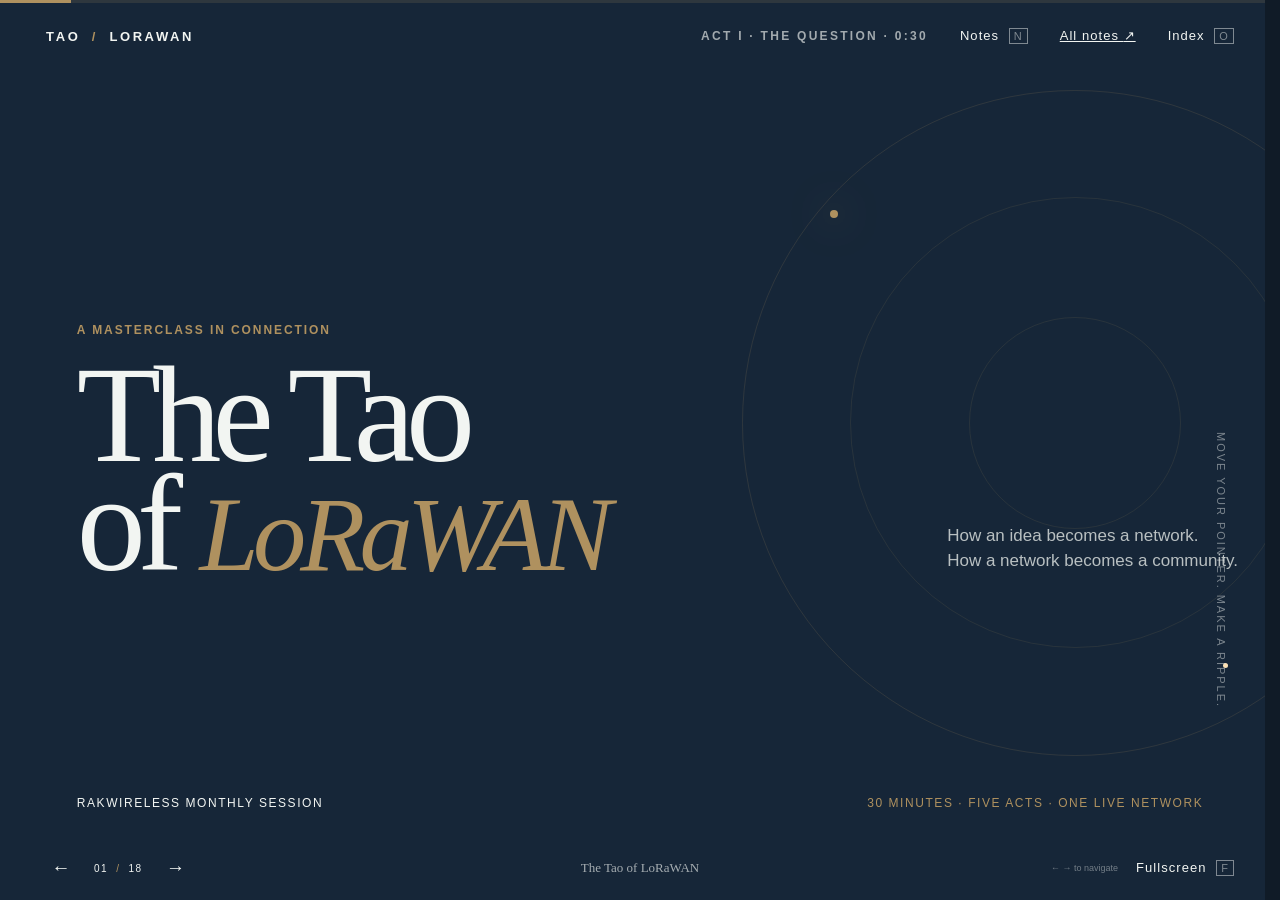
<file: index.html>
<!doctype html>
<html lang="en">
<head>
  <meta charset="utf-8">
  <meta name="viewport" content="width=device-width, initial-scale=1, viewport-fit=cover">
  <meta name="theme-color" content="#162638">
  <meta name="description" content="The Tao of LoRaWAN — an engineering question becomes an ecosystem, products enable participation, and communities create shared infrastructure.">
  <title>The Tao of LoRaWAN</title>
  <link rel="icon" href="data:image/svg+xml,%3Csvg xmlns='http://www.w3.org/2000/svg' viewBox='0 0 64 64'%3E%3Crect width='64' height='64' fill='%23162638'/%3E%3Ccircle cx='32' cy='32' r='20' fill='none' stroke='%23af915f' stroke-width='2'/%3E%3Ccircle cx='32' cy='32' r='5' fill='%23fce1b6'/%3E%3C/svg%3E">
  <link rel="stylesheet" href="./src/styles.css?v=23">
  <script type="importmap">
    { "imports": { "three": "./assets/vendor/three.module.min.js" } }
  </script>
</head>
<body>
  <canvas id="ambient" aria-hidden="true"></canvas>
  <div class="progress" aria-hidden="true"><span id="progress-bar"></span></div>

  <header class="deck-header">
    <button class="wordmark" data-action="first" aria-label="Go to opening slide">TAO<span> / </span>LORAWAN</button>
    <div class="header-actions">
      <span id="slide-kicker" class="slide-kicker">THE TAO OF CONNECTION</span>
      <button class="text-button" data-action="notes" aria-label="Open speaker notes">Notes <kbd>N</kbd></button>
      <a class="text-button notes-page-link" href="./notes.html" target="_blank" rel="noopener noreferrer" aria-label="Open all presenter notes in a new window">All notes <span aria-hidden="true">↗</span></a>
      <button class="text-button" data-action="overview" aria-label="Open slide overview">Index <kbd>O</kbd></button>
    </div>
  </header>

  <main id="deck" class="deck" aria-live="off">
    <section class="slide slide--dark slide--cover" data-theme="dark" data-title="The Tao of LoRaWAN" data-kicker="ACT I · THE QUESTION · 0:30" aria-hidden="false">
      <div class="slide-inner cover-layout">
        <div class="cover-orbit" aria-hidden="true"><span></span><i></i></div>
        <div class="cover-copy reveal">
          <p class="eyebrow">A masterclass in connection</p>
          <h1>The Tao<br>of <em>LoRaWAN</em></h1>
          <p class="cover-subtitle">How an idea becomes a network.<br>How a network becomes a community.</p>
        </div>
        <div class="cover-footer reveal"><span>RAKwireless monthly session</span><span class="gold">30 minutes · five acts · one live network</span></div>
        <p class="interaction-hint">Move your pointer. Make a ripple.</p>
      </div>
      <template class="speaker-notes">Open with the question behind the title: how does a piece of technology become something people organise around, contribute to and build upon?

This is not a protocol deep dive. LoRaWAN is our lens: a real example of an invention becoming an ecosystem, and of products enabling communities to create infrastructure. We will finish by sending a real message through a community mesh.

Transition: First, a little context about the person telling this story.</template>
    </section>

    <section class="slide slide--light slide--work" data-theme="light" data-title="The route that brought me here" data-kicker="ACT I · THE QUESTION · 1:30" aria-hidden="true">
      <div class="slide-inner work-layout">
        <div class="work-heading reveal">
          <p class="eyebrow">A career spent making technology useful.</p>
          <h2>José<br><em>Marcelino</em></h2>
        </div>
        <div class="work-list reveal">
          <article><span class="work-number">01</span><h3>Macau</h3><p>Databases, early internet and banks of dial-up modems</p></article>
          <article><span class="work-number">02</span><h3>Pycom</h3><p>Connected hardware, MicroPython and rapid prototyping</p></article>
          <article><span class="work-number">03</span><h3>RAKwireless</h3><p>LoRaWAN, customer deployments and Helium</p></article>
          <article><span class="work-number">04</span><h3>Today</h3><p>Maneki Net in Portugal; transaction infrastructure at Notabene</p></article>
        </div>
        <p class="work-mantra">Computers since age six · First visit to China in 1988 · IoT since 2013</p>
        <p class="small-note bio-footnote"><strong>A useful footnote:</strong> firmware I maintain still runs on approximately 30,000 active RAK hotspots.</p>
      </div>
      <template class="speaker-notes">Keep this personal, warm and quick. I started tinkering with computers when I was six. My first job was as a database administrator in Macau, including work with MacauNET, an early independent internet provider. I was managing banks of dial-up modems before most people thought of the internet as something that would be everywhere.

I first visited China in 1988 and have returned almost every year. It has been fascinating to see the scale of change over that time. That is a small personal detail, but it gives the audience a sense of the length of the journey.

Since then I have moved between my own companies and other organisations, from tiny startups to much larger engineering environments. I got interested in IoT through Bluetooth LE in 2013. In 2017 I was looking for longer-range connectivity, met Ken, and found my way into LoRa and RAK.

Pycom was another formative experience. Its connected hardware and MicroPython approach made it possible for entrepreneurs to prototype quickly. I met people who loved the products because they could test an idea without first building an entire engineering department. Pycom was also a reminder that great developer experience and clever technology do not automatically create a sustainable business. Product focus, customer value and commercial discipline still matter.

At RAK I worked across LoRaWAN and the Helium project. I still maintain firmware used by a substantial installed base of RAK hotspots — approximately 30,000 active units by my current estimate. Today I run Maneki Net in Portugal, providing RAK hardware locally, and work with Notabene on infrastructure that helps financial institutions and digital-asset businesses exchange the required information when crypto assets move between institutions. Notabene has publicly announced relationships with firms including Luno and Crypto.com, and a partnership with Copper. Those are examples from public announcements, not a statement that I personally support those accounts or that every relationship is current. Different domains, but a recurring theme: making complex systems usable by other people.

My own LoRa story also began with a timely coincidence: meeting Ken while looking for a longer-range solution. We cannot schedule useful coincidences, but we can put ourselves in places where they are more likely — events, customer conversations, open projects and communities.

Transition: That is a good way to approach the beginning of LoRa, too. Not as a grand plan, but as a question that found the right people and the right moment.</template>
    </section>

    <section class="slide slide--dark slide--payoff" data-theme="dark" data-ambient="ripples" data-title="Farther, not faster" data-kicker="ACT I · THE QUESTION · 1:45" aria-hidden="true">
      <div class="slide-inner payoff-layout reveal">
        <p class="eyebrow">2007–2008 · An engineering question</p>
        <h2>Farther.<br><em>Not faster.</em></h2>
        <div class="payoff-bottom">
          <p>While much of wireless innovation chased higher data rates, two engineers explored a different problem:<span class="payoff-meta">Long range · Low power · A different trade-off</span></p>
          <strong>How do you communicate much farther, using very little power?</strong>
        </div>
        <p class="work-mantra">A different question creates a different design space.</p>
      </div>
      <template class="speaker-notes">In the interview, Olivier Seller dates his discussions with Nicolas Sornin to around 2007 or 2008. The wider wireless industry was focused on higher data rates and faster connections across technologies such as 4G, Wi-Fi and Bluetooth. Their curiosity went in the other direction. They wanted to solve long-range communication.

They explored chirp modulation as a way to achieve that range with a relatively simple receiver. The important point for this audience is not the mathematics of chirp spread spectrum. It is the choice of problem. They were not trying to make an existing wireless link a little faster. They were exploring a different trade-off: reach and low power rather than throughput.

This is a useful innovation lesson: the answer is sometimes not to compete harder on the industry&#x27;s current scoreboard. It is to question whether the scoreboard measures the thing that matters for the problem you want to solve.

Interview anchor: approximately 04:00–05:00.

Transition: Even the inventors did not begin with the market we now associate with LoRa.</template>
    </section>

    <section class="slide slide--light slide--work slide--discovery" data-theme="light" data-title="The first idea was not the final market" data-kicker="ACT I · THE QUESTION · 1:30" aria-hidden="true">
      <div class="slide-inner work-layout">
        <div class="work-heading reveal">
          <p class="eyebrow">Discovery before certainty</p>
          <h2>The first idea was not<br><em>the final market.</em></h2>
        </div>
        <div class="work-list reveal">
          <article><span class="work-number">01</span><h3>Long-range walkie-talkies?</h3></article>
          <article><span class="work-number">02</span><h3>Remote controls for model aircraft?</h3></article>
          <article><span class="work-number">03</span><h3>Then came demonstrations to metering companies.</h3><p><strong>At first: scepticism.</strong><br><strong>After the demonstration: belief.</strong></p></article>
        </div>
        <p class="work-mantra">Show what it can do.<br>Discover what it is for.</p>
      </div>
      <template class="speaker-notes">Olivier is quite clear in the interview: they did not start with a complete vision of today&#x27;s IoT market. They discussed long-range walkie-talkies and remote controls for model aircraft. The model-aircraft idea came partly from their own experience of flying planes and occasionally losing them.

They then demonstrated the technology to metering companies, including point-to-point and drive-by metering scenarios. The initial reaction was sceptical. When people saw the technology working, the conversation changed. Olivier describes the first demonstration as convincing the metering people that the technology was real.

That is the moment worth emphasising. The demonstration did not just validate a technical specification. It helped reveal a market that the inventors had not fully anticipated.

A prototype is not only a smaller version of a finished product. It is a way to learn what matters to somebody else. The first use case may be wrong, incomplete or simply too narrow. Real users help discover the actual product.

Interview anchor: approximately 12:30–13:50.

Transition: A clever radio and a convincing demonstration still do not make a global network. That takes an ecosystem.</template>
    </section>

    <section class="slide slide--light" data-theme="light" data-title="A radio is not an ecosystem" data-kicker="ACT II · THE ECOSYSTEM · 2:15" aria-hidden="true">
      <div class="slide-inner networks-layout">
        <div class="networks-heading reveal"><p class="eyebrow">Cycleo · Semtech acquisition in 2012</p><h2>A working radio<br><em>was only the beginning.</em></h2></div>
        <div class="network-list reveal">
          <article><span class="network-number">01</span><h3>Devices</h3><p>Sensors and modules people could actually put into products</p></article>
          <article><span class="network-number">02</span><h3>Gateways</h3><p>Affordable infrastructure for different sites and deployment scales</p></article>
          <article><span class="network-number">03</span><h3>Network software</h3><p>A way to receive messages and deliver them to applications</p></article>
          <article><span class="network-number">04</span><h3>Applications</h3><p>A connection between a measurement and a decision somebody cares about</p></article>
          <article><span class="network-number">05</span><h3>An ecosystem</h3><p>Partners able to build businesses and support real deployments</p></article>
        </div>
        <p class="networks-question">The adoption test: can every part of the chain succeed?</p>
      </div>
      <template class="speaker-notes">Cycleo had demonstrated an impressive point-to-point radio technology. Semtech acquired Cycleo in 2012 and invested in it. But the important change was the realisation that the range could support networks, not just individual links — and that building networks required many more participants.

Olivier lists the kinds of partners they needed: gateway manufacturers, device manufacturers, IT and software people, network operators and public operators. They needed an ecosystem to adopt the technology and bring it to market.

Make this concrete rather than reading the table. A sensor company should be able to concentrate on the measurement, not invent the radio. A gateway manufacturer should be able to build equipment for a particular environment without owning the entire network stack. A network-server provider should be able to manage the network without manufacturing every sensor. An application developer should be able to turn the readings into an alert, a report or an operational decision.

Olivier makes a particularly important point: adoption depends on making partners successful, both technically and financially. Each participant takes some of the co-innovation and adoption risk. If the device maker cannot make a viable product, the installer cannot deploy it, or the operator cannot sustain the service, the ecosystem stalls.

The technology creator does not need to capture every part of the value. It can be more powerful to create the conditions in which many others can create value.

Interview anchor: approximately 14:00–19:00. The acquisition is discussed around 13:40–14:15; the ecosystem and partner-success point follows.

Transition: That ecosystem needed a shared language and room for independent builders. This is where openness matters — but it is worth being precise about what was open.</template>
    </section>

    <section class="slide slide--light slide--preserve" data-theme="light" data-title="Open enough to build" data-kicker="ACT II · THE ECOSYSTEM · 1:45" aria-hidden="true">
      <div class="slide-inner preserve-layout">
        <div class="preserve-heading reveal"><p class="eyebrow">Open enough to build</p><h2>Not everything<br>was open.<br><em>Enough was open<br>to participate.</em></h2><p>An ecosystem can be broader than one company’s product line.</p></div>
        <ol class="preserve-questions reveal">
          <li><span>01</span><p><strong>LoRa</strong><br>The radio modulation: proprietary technology.</p></li>
          <li><span>02</span><p><strong>LoRaWAN</strong><br>An openly published specification, developed through an industry alliance.</p></li>
          <li><span>03</span><p><strong>Bring your own devices. Choose your gateways. Run your own network. Build your own application.</strong></p></li>
        </ol>
      </div>
      <template class="speaker-notes">We should be precise here. LoRa itself is not open-source radio technology. The modulation is proprietary and associated with Semtech&#x27;s technology. LoRaWAN is an openly published specification developed through the LoRa Alliance, founded in 2015. These are different layers, and “open” is not a single on/off switch.

That combination mattered. A company could make a sensor without asking one operator for permission. A municipality could build a private network. A community could create shared coverage. A manufacturer could create gateways and compete on installation, price, features or support. Developers could use common interfaces rather than being locked into one supplier&#x27;s complete stack.

This is the distinction I want the audience to take away: you do not necessarily have to open every layer to create an ecosystem. What matters is that enough of the interfaces, specifications and rules are accessible for independent companies and communities to participate and interoperate.

Linux is a useful analogy for the importance of a shared foundation and independent contributions. Open-weight AI models are a more recent example of how access to a building block can expand experimentation. They are not identical cases, but they illustrate the broader product lesson: make it possible for other people to build beyond your own roadmap.

Transition: The Things Network took that idea beyond companies and into the city itself.</template>
    </section>

    <section class="slide slide--light" data-theme="light" data-title="Amsterdam, before the console" data-kicker="ACT II · THE ECOSYSTEM · 2:00" aria-hidden="true">
      <div class="slide-inner amsterdam-layout">
        <figure class="city-image reveal"><img src="./assets/amsterdam.jpg" alt="Amsterdam canal and buildings" width="1280" height="720"><figcaption>Amsterdam · The Things Network</figcaption></figure>
        <div class="city-copy reveal">
          <p class="eyebrow">Amsterdam · The Things Network</p>
          <h2>What if a city<br>built it together?</h2>
          <div class="city-numbers" aria-label="Early The Things Network facts"><div><strong>10</strong><span>gateways</span></div><div><strong>~6</strong><span>weeks</span></div><div><strong>1</strong><span>shared text file</span></div></div>
          <p>No polished platform. No traditional operator deciding where the experiment could happen.</p>
          <p>People put gateways on rooftops and made coverage available to one another.</p>
        </div>
        <p class="margin-quote">A working radio became shared infrastructure.<br>A community made it useful.</p>
      </div>
      <template class="speaker-notes">This is one of the most important stories in the deck. The Things Network did not begin as a finished commercial network. It began with a challenge: what if a city could build coverage together?

The early Amsterdam effort was deliberately rough. Ten gateways, a few weeks and a shared text file. The early network server, Croft, was basic: packets came in, a queue handled them, and public interfaces made messages available to developers. Device addresses were claimed through a shared file. It was not elegant infrastructure. It was enough infrastructure to prove the idea.

There was also a rebellious streak. Why should makers, students, researchers or small businesses have to wait for a large telecom operator to decide that their devices were commercially interesting? The community wanted to build a layer of infrastructure for itself and for others.

There is a little of the early personal-computing spirit here — and perhaps some of the “1984” energy of the early Apple campaign: a smaller group challenging the assumption that only large institutions could decide what gets built. The point is not that telecom operators are villains. It is that another model of participation was possible.

Make the distinction: openness does not remove the need for engineering. The rough prototype proved the possibility; engineering, operations and support were needed to make the network dependable.

Visual note: Keep the Amsterdam photograph and the three memorable numbers. Let the audience read the numbers before explaining Croft. Avoid putting UDP/MQTT/REST mechanics on the slide; keep them in the spoken explanation only if useful.

Transition: TTN was one answer. Other networks grew because people wanted different things from connectivity.</template>
    </section>

    <section class="slide slide--light" data-theme="light" data-title="Why people build networks" data-kicker="ACT III · THE PEOPLE · 2:00" aria-hidden="true">
      <div class="slide-inner networks-layout">
        <div class="networks-heading reveal"><p class="eyebrow">Why people build networks</p><h2>Different networks.<br><em>Different motivations.</em></h2></div>
        <div class="network-list reveal">
          <article><span class="network-number">01</span><h3>The Things Network</h3><p>“Let’s build shared infrastructure.”</p><small>Open access · experimentation · contribution</small></article>
          <article><span class="network-number">02</span><h3>Helium</h3><p>“Let’s reward people for deploying coverage.”</p><small>Incentives · measurable participation · shared infrastructure</small></article>
          <article><span class="network-number">03</span><h3>Meshtastic</h3><p>“Let’s keep messages moving without the usual infrastructure.”</p><small>Independence · resilience · maker culture</small></article>
          <article><span class="network-number">04</span><h3>MeshCore</h3><p>“Let’s build a community-operated mesh.”</p><small>Repeaters · local autonomy · mutual reach</small></article>
        </div>
        <p class="networks-question">Curiosity. Independence. Resilience. Belonging. The satisfaction of making something useful.</p>
      </div>
      <template class="speaker-notes">These projects are not simply different technical architectures. They are answers to different human motivations.

The Things Network made shared coverage and experimentation the point. Helium tried a different approach: it used economic incentives to encourage people to deploy infrastructure and contribute coverage. Meshtastic appeals to people who want local communications that do not depend on cellular service or the internet. MeshCore builds on community-operated repeaters and the idea that ordinary participants can extend reach for one another.

Avoid presenting these as a ranking or as interchangeable solutions. They have different goals, assumptions and operating models. That is precisely why they are interesting together.

Ask the audience: what makes somebody put a gateway or repeater on their roof, spend money on it, give it power and internet access, and then maintain it? Sometimes it is practical need. Sometimes curiosity. Sometimes independence. Sometimes the satisfaction of contributing to something bigger than one device. There can also be a rebellious streak: the desire to build something useful without waiting for permission from a large incumbent.

Helium note: Proof-of-Coverage is a historical example, not a current reward mechanism. It is discussed on the next slide because it illustrates how incentives can make contributions visible and accelerate participation.

Transition: Deploying more radios creates the possibility of coverage. But what makes people notice, join and contribute to a network?</template>
    </section>

    <section class="slide slide--dark slide--science" data-theme="dark" data-title="Coverage enables growth; people create it" data-kicker="ACT III · THE PEOPLE · 2:30" aria-hidden="true">
      <div class="slide-inner science-layout">
        <div class="science-copy reveal">
          <p class="eyebrow">Coverage enables growth; people create it</p>
          <h2 class="growth-title">A network grows when people can see a reason to join.</h2>
          <p class="growth-loop"><strong>DISCOVER</strong> → <strong>JOIN</strong> → <strong>CONTRIBUTE</strong> → <strong>SEE THE VALUE</strong> → <strong>INVITE OTHERS</strong></p>
          <p class="lede">Radio coverage is invisible. Participation needs to be visible.</p>
          <dl class="science-principles growth-principles">
            <div><dt>01</dt><dd>Make the network easy to discover.</dd></div>
            <div><dt>02</dt><dd>Make joining understandable.</dd></div>
            <div><dt>03</dt><dd>Show that contributions matter.</dd></div>
            <div><dt>04</dt><dd>Give people reasons to return and invite others.</dd></div>
          </dl>
          <p class="small-note growth-tao">Daodejing · Chapter 81: the value of giving rather than hoarding (paraphrase).</p>
        </div>
        <div class="network-visual reveal" aria-label="An animated network showing discovery, participation and contribution">
          <svg id="network-map" viewBox="0 0 700 700" role="img" aria-labelledby="network-map-title"><title id="network-map-title">A growing network of connected participants</title></svg>
          <span class="visual-caption growth-caption">Helium’s Proof-of-Coverage made an invisible contribution visible — and rewardable.</span>
        </div>
      </div>
      <template class="speaker-notes">This is where I want to challenge the instinct to think a network grows just because we deploy more gateways. Deployment creates the possibility of connectivity. It does not automatically create adoption, awareness, trust or community.

Radio networks are invisible. A person can travel through an area covered by gateways and never know that the network exists. Growth happens when someone hears about it, understands what it enables, can join without excessive friction, and has a reason to contribute or tell somebody else.

Marketing and community voices matter, but there is also a product-design opportunity. We can build participation into the system: simple onboarding, maps that show where coverage exists, tools that make contributions visible, diagnostics that help maintainers, a way to understand whether a repeater is useful, and incentives that reward useful work. Engineers do not have to become influencers. The product and protocol can help the community explain and extend itself.

Helium&#x27;s historical Proof-of-Coverage is one of the strongest examples I have seen. It tried to make otherwise invisible radio coverage measurable and rewardable. Hotspots could beacon, other hotspots could witness them, and those observations helped establish that a hotspot was contributing to the network. It was more than a marketing campaign asking people to deploy equipment: the network had a mechanism for recognising a contribution.

From my own experience, Proof-of-Coverage produced the fastest network growth I have seen. It gave participants a clear reason to install, improve and talk about their hotspots. One deployment made the next deployment more attractive because local coverage could become visible and verifiable. The incentive helped turn individual enthusiasm into a coordinated expansion of infrastructure.

There is an important second half to the story. Proof-of-Coverage was removed from Helium&#x27;s networks on 6 July 2026. Helium&#x27;s own proposal described PoC as the mechanism that had bootstrapped coverage before demand existed, and shifted the reward model toward real data traffic. This was not an isolated technical adjustment. Helium&#x27;s strategic focus moved decisively toward Mobile and Wi-Fi offload, and Nova Labs accepted the recommendation to find another long-term operator for the IoT network — with decommissioning on the table if no viable operator could be found.

Be precise about the current position: the IoT network has not been switched off. It remains operational. At the 5 November 2026 community call, Nova reported multiple letters of intent from prospective operators and was working toward a term sheet by the end of November; a transfer has not yet been completed. So there may still be a future for the network under different stewardship. But it is no longer central to Helium&#x27;s own strategic direction. My reading is that the organisation is prepared to let the IoT network decline rather than continue treating it as a priority it must grow and fund itself.

That does not erase what Proof-of-Coverage achieved. It shows that two questions are different: How do we bootstrap infrastructure? and Who is committed to operating it for the long term? A powerful incentive can solve the first. It cannot, by itself, guarantee the second.

The Tao connection is Chapter 81 of the Daodejing. In one common rendering, the sage does not hoard; giving to others does not diminish what is available. I am applying that as a metaphor, not as a claim about the original text&#x27;s intended meaning: shared infrastructure can become more valuable because others benefit from it.

Visual note: Keep the animated graph. Let the words describe the human loop, not graph theory. As each stage appears, reveal more of the cluster. This is one of the slides where the animation can do the explanatory work.

Transition: If an incentive can change the scale of a network, it can also become part of the architecture. And architectures sometimes need to change.</template>
    </section>

    <section class="slide slide--dark slide--sink" data-theme="dark" data-title="Let that sink in" data-kicker="ACT III · THE PEOPLE · 1:15" aria-hidden="true">
      <div class="sink-image" aria-hidden="true"><img src="./assets/sink.jpg" alt="" width="2048" height="1152"></div>
      <div class="slide-inner sink-layout">
        <div class="sink-copy reveal">
          <h2>LET THAT<br><em>SINK IN.</em></h2>
          <p><strong>Sometimes progress means retiring something that once worked.</strong></p>
          <p class="sink-closing">Change can break things. Refusing to change can break the future.</p>
        </div>
        <div class="sink-aside reveal">
          <span>ASK</span><p>Why is it like this?</p>
          <span>THEN ASK</span><p>What problem did it originally solve?</p>
          <span>AND THEN ASK</span><p>What becomes possible if we change it?</p>
        </div>
      </div>
      <template class="speaker-notes">Keep the humour of the famous sink photograph. The photograph is the hook; the serious point comes after the laugh.

Innovation is not just adding another feature to an existing design. Sometimes the old architecture, business model or interface has become the obstacle. Apple&#x27;s original iMac is a good example: it dropped the floppy drive at a time when many people still expected computers to include one. That was a deliberate break with familiar behaviour. It simplified one path forward, but it also forced users and software makers to adapt.

The point is not that dramatic removal is automatically right. Removing a feature can strand customers, break workflows or damage trust. The engineering discipline is to understand what the old thing does, who depends on it and what must replace it. Then decide whether preserving it is helping users or merely protecting yesterday&#x27;s assumptions.

The Helium example we have just discussed makes this real. Proof-of-Coverage helped bootstrap a network at extraordinary speed. Later, Helium removed it as part of a strategic shift toward Mobile and Wi-Fi offload, while looking for another operator to take on the IoT network. The network is still operating, but its future no longer sits at the centre of Helium&#x27;s own plans. The lesson is not that the original decision was foolish. A mechanism can be exactly right for one phase and wrong for the next — and a company can decide that a network it helped create is no longer where it wants to invest its attention.

For network ecosystems, migration and compatibility matter. But compatibility cannot become a reason to keep every old decision forever. We should understand what we are changing, what might break, and how to bring people with us.

Visual note: Keep the Musk-with-the-sink image. Put the white text inside a dark translucent overlay panel, away from the bright reflections. Do not put important copy directly over the lightest area of the photograph.

Transition: So what is all this infrastructure for? Not the radio, not the map and not the reward mechanism. What does the connection make possible?</template>
    </section>

    <section class="slide slide--light slide--work slide--outcomes" data-theme="light" data-title="Connectivity is not the outcome" data-kicker="ACT IV · THE VALUE · 2:15" aria-hidden="true">
      <div class="slide-inner work-layout">
        <div class="work-heading reveal"><p class="eyebrow">Connectivity is not the outcome</p><h2>A packet is<br><em>not a benefit.</em></h2></div>
        <div class="work-list reveal">
          <article><span class="work-number">01</span><h3>Water leaks</h3><p>Detect water early enough for someone to act before damage spreads.</p></article>
          <article><span class="work-number">02</span><h3>Water networks</h3><p>Use meter and pressure data to spot anomalies and reduce losses across a distribution system.</p></article>
          <article><span class="work-number">03</span><h3>Livestock</h3><p>Turn location and behaviour data into better decisions about animals, pasture and time.</p></article>
        </div>
        <p class="work-mantra">The question is not “Can it transmit?”<br>It is “What can somebody do now?”</p>
        <div class="outcome-photos reveal">
          <figure>
            <div class="outcome-photo-frame"><img src="./assets/laiier-severn-wld.png" alt="LAIIER Severn WLD sensor strip detecting water beside a phone displaying a leak alert" width="750" height="500" loading="lazy"></div>
            <figcaption>LAIIER · Severn WLD · Leak detection</figcaption>
          </figure>
          <figure>
            <div class="outcome-photo-frame"><img src="./assets/mido-catanzaro.jpg" alt="MiDo solar-powered LoRaWAN gateway installed on a utility pole in Catanzaro" width="400" height="600" loading="lazy"></div>
            <figcaption>MiDo · Catanzaro · Solar-powered water monitoring</figcaption>
          </figure>
        </div>
      </div>
      <template class="speaker-notes">This is the practical heart of IoT. A sensor is not valuable because it sends a packet. It is valuable because the information changes a decision or a process.

For water leaks, use LAIIER&#x27;s Severn WLD example. The device connects to a printed sensor and sends an urgent LoRaWAN message when water is detected across the relevant sensor sections. The value is not the uplink; it is the chance to find a leak early, before a small incident becomes expensive damage. This is a particularly relevant example because we work with LAIIER.

For water utilities, use RAK&#x27;s MiDo deployment in Catanzaro. Water meters and pressure sensors reported through LoRaWAN to a RAK gateway. The gateway had to operate on a pole without mains power, so the installation used a photovoltaic panel and batteries. The value was not merely collecting readings; it was making the water system observable across an area without running a cable to every meter.

For livestock, Halter is a memorable example of the broader product lesson: location, behaviour and virtual-fencing information matter when they change how a farmer manages animals and pasture. RAK makes the Halter hardware. It illustrates the value of turning connected data into an operational product.

The through-line is that connectivity is an enabling layer. The actual product is the improved decision, saved journey, reduced loss, earlier intervention or new service.

Visual note: Use one or two real photographs, not three generic icons. My recommendation: a close-up of the LAIIER leak-sensing strip in place, plus the RAK MiDo gateway/solar installation. A livestock image can replace one if the layout is built around three use cases. Do not use a Halter image in a way that implies a LoRaWAN radio architecture.

Transition: A product only creates this value if it survives contact with real customers and real conditions. That is where support becomes part of innovation.</template>
    </section>

    <section class="slide slide--light slide--calgary" data-theme="light" data-title="Support is where the next product is found" data-kicker="ACT IV · THE VALUE · 1:30" aria-hidden="true">
      <div class="slide-inner field-layout">
        <figure class="field-image reveal"><img src="./assets/calgary-field.jpg" alt="LoRaWAN field deployment equipment in Calgary" width="1080" height="810"><figcaption>City of Calgary deployment · field evidence</figcaption></figure>
        <div class="field-copy reveal">
          <p class="eyebrow">Calgary · A deployment is the beginning of the relationship</p>
          <h2>Installation is<br>not the <em>finish line.</em></h2>
          <ol class="field-lessons">
            <li><span>01</span><div><h3>LISTEN</h3><p>What is the customer actually trying to achieve?</p></div></li>
            <li><span>02</span><div><h3>UNDERSTAND</h3><p>What is happening in the real environment?</p></div></li>
            <li><span>03</span><div><h3>LEARN</h3><p>What could we improve, simplify or build next?</p></div></li>
          </ol>
          <p class="work-mantra">Good support fixes today’s problem.<br>Great support discovers tomorrow’s opportunity.</p>
        </div>
      </div>
      <template class="speaker-notes">Make this slide about people and support, not a list of radio problems. The Calgary deployment gives us a real field setting, but the more important idea is that the relationship does not end at installation.

A customer reports an issue. We can treat it as a ticket to close, or we can listen carefully enough to discover something larger: a recurring installation difficulty, an overlooked workflow, a missing accessory, a documentation gap, or an entirely new use case.

One thing RAK does well is that Ken listens to customers. That sounds simple, but it has real consequences. Listening changes what gets prioritised. It can expose opportunities that the product team would never see from the office. It can create new connections between customers, partners and engineers.

The physical environment still matters: power, weather, mounting, interference, backhaul and maintenance. But those issues matter because a customer depends on the service continuing to work. Support is not separate from innovation. It is one of the ways a product learns what it needs to become.

Visual note: Keep the Calgary field photograph. Use it as evidence that the product lives in the real world, not as a backdrop for abstract RF warnings.

Transition: So what should a good product feel like to the person using it? The Daodejing offers a surprisingly good answer.</template>
    </section>

    <section class="slide slide--dark slide--payoff" data-theme="dark" data-ambient="ripples" data-title="We did it ourselves" data-kicker="ACT IV · THE VALUE · 1:30" aria-hidden="true">
      <div class="slide-inner payoff-layout reveal">
        <p class="eyebrow">A familiar rendering of the idea in the Daodejing, Chapter 17</p>
        <h2>“We did it<br><em>ourselves.”</em></h2>
        <div class="payoff-bottom">
          <p>A good product does not need to be the hero.</p>
          <strong>It gives somebody else the confidence and the tools to build something of their own.</strong>
        </div>
        <p class="work-mantra">The best proof of a product is what other people make with it.</p>
      </div>
      <template class="speaker-notes">This is a Taoist idea that fits product design very well. Chapter 17 of the Daodejing describes a form of leadership where the work is complete and the people say, in effect, “we did it ourselves.” English translations differ, so present this as a familiar rendering of the idea rather than the one definitive translation.

Apply that to products. A module should not require the user to become a radio engineer before they can make a useful device. A gateway should not force every customer into one deployment model. A protocol should not prevent different manufacturers from working together. The maker&#x27;s work should become the user&#x27;s capability.

Think back to Pycom and MicroPython, to the RAK811 that gave me an entry point, and to the gateways and development boards people use to build their own solutions. The successful product is not just the unit we sold. It is the thing the customer was able to create because the product existed.

There is a difference between hiding complexity and creating dependency. A good product absorbs unnecessary complexity while leaving users with enough freedom, visibility and control to do their own work.

Transition: We have talked about networks as an idea. Now let&#x27;s meet one.</template>
    </section>

    <section class="slide slide--dark slide--payoff" data-theme="dark" data-ambient="ripples" data-title="Somewhere beyond this room" data-kicker="ACT IV · THE VALUE · 0:45" aria-hidden="true">
      <div class="slide-inner payoff-layout reveal">
        <p class="eyebrow">Somewhere beyond this room</p>
        <h2>This network<br><em>is not in this room.</em></h2>
        <div class="payoff-bottom">
          <p>Across Portugal, people have placed radios and repeaters where they live, work and travel.<br><br>Some use RAK hardware. Others use different devices. Each installation is a small decision to make communication possible for somebody else.</p>
          <strong>Let’s send a message into that community.</strong>
        </div>
      </div>
      <template class="speaker-notes">Give the demo a little room to breathe. Before touching the interface, explain what the audience is about to experience.

The network is not a server in the presentation laptop. It is a community mesh made from radios and repeaters deployed by people around Portugal. Many participants are experimenting with low-cost hardware; some of the ecosystem is built on RAK devices. These installations create paths that are mostly invisible to the people passing by.

Do not overclaim that there is continuous nationwide coverage. The point is that a growing number of local deployments create paths between communities and places that may otherwise have little infrastructure. The live demonstration will show what is reachable from this particular location at this particular moment.

The message we send will enter a public channel. We do not know who will hear it or who will answer. That uncertainty is part of the demonstration: the network belongs to a community, not to the presenter.

Transition: Let&#x27;s see whether anyone is listening.</template>
    </section>

    <section class="slide slide--dark slide--demo" data-theme="dark" data-title="Connection, demonstrated" data-kicker="ACT IV · THE VALUE · 3:00" aria-hidden="true">
      <div class="slide-inner demo-layout">
        <div class="demo-intro reveal">
          <p class="eyebrow">One message. Public mesh. Real people.</p>
          <h2>Is anyone<br><em>out there?</em></h2>
          <p>Send one message. Then listen.<br>A stranger can answer because other strangers chose to keep the network alive.</p>
          <p class="public-warning"><span>PUBLIC CHANNEL</span> Anyone on the mesh may read these messages. This is not a private conversation.</p>
          <div class="demo-controls"><button id="ble-connect" class="action-button" type="button">Connect companion <span>↗</span></button><button id="ble-disconnect" class="text-button demo-disconnect" type="button" hidden>Disconnect</button><p id="ble-status" class="ble-status" role="status">Ready for a WebBluetooth-enabled browser.</p></div>
          <form id="public-message-form" class="message-form"><label for="public-message">Message to Public</label><textarea id="public-message" rows="3" maxlength="133">Hello from The Tao of LoRaWAN at RAKwireless — is anyone out there?</textarea><div class="message-form-footer"><span id="message-count">0 / 133 bytes</span><button id="ble-send" class="action-button" type="submit" disabled>Send to the mesh <span>→</span></button></div></form>
          <a class="source-link" href="https://docs.meshcore.io/companion_protocol/" target="_blank" rel="noreferrer">MeshCore companion protocol ↗</a>
        </div>
        <div class="demo-conversation reveal">
          <div class="conversation-header"><div><span class="live-dot" aria-hidden="true"></span><strong>PUBLIC / CHANNEL 0</strong></div><button id="example-toggle" class="text-button" type="button" aria-expanded="true" aria-controls="example-transcript">Hide example</button></div>
          <div id="live-transcript" class="live-transcript" aria-live="polite" aria-label="Live MeshCore messages"><div id="live-empty" class="live-empty"><span>LIVE REPLIES</span><p>Only actual public-channel messages appear here.</p></div></div>
          <aside id="example-transcript" class="example-transcript" aria-label="Example transcript, not a live connection"><div class="example-label">EXAMPLE TRANSCRIPT · NOT LIVE</div><blockquote><span>You</span><p>Hello from The Tao of LoRaWAN — is anyone out there?</p></blockquote><blockquote><span>Unknown node</span><p>Yes. Hello from the other side of the mesh.</p></blockquote><p class="fallback-note">Use the example only if the live network is quiet. Keep it clearly labelled as an example.</p></aside>
        </div>
      </div>
      <template class="speaker-notes">1. Connect to the MeshCore companion device using a WebBluetooth-compatible browser.
2. Confirm the public channel and channel number before sending.
3. Remind the audience that the message is public. Do not send personal, confidential or sensitive information.
4. Send the prepared message once. Do not repeatedly broadcast just to force a response.
5. Give the network time. Let the audience watch for an actual reply.
6. If a reply arrives, read it as a message from a real participant. Do not imply that the person is part of the presentation or knows the audience.
7. If no reply arrives, switch to the clearly labelled example transcript. Explain that the example illustrates the interaction; it is not a live message.

The important event is not merely pressing Send. It is that the message has entered infrastructure maintained by people we may never meet. A reply makes that fact emotionally tangible, but no reply does not invalidate the network or prove that the network is absent. It may simply mean nobody is listening at that moment.

Transition: Whether or not somebody answers immediately, look at what had to exist for that message to be possible.</template>
    </section>

    <section class="slide slide--dark slide--payoff" data-theme="dark" data-ambient="ripples" data-title="Someone made this possible" data-kicker="ACT IV · THE VALUE · 1:15" aria-hidden="true">
      <div class="slide-inner payoff-layout reveal">
        <p class="eyebrow">Someone made this possible</p>
        <h2>That message<br><em>reached beyond us.</em></h2>
        <div class="payoff-bottom payoff-bottom--decisions">
          <div><p>Behind one small message:</p><dl class="science-principles human-decisions">
            <div><dt>01</dt><dd>Someone chose to install a radio.</dd></div>
            <div><dt>02</dt><dd>Someone found a useful place for a repeater.</dd></div>
            <div><dt>03</dt><dd>Someone keeps equipment powered and working.</dd></div>
            <div><dt>04</dt><dd>Someone showed another person how to join.</dd></div>
          </dl></div>
          <strong>The network is infrastructure — and a series of human decisions.</strong>
        </div>
      </div>
      <template class="speaker-notes">This is the debrief. Avoid the line about “the message leaving the room”; the more interesting point is what made the message possible.

A community network is not simply a map of coverage. It is a record of decisions: somebody bought a device, found a location, installed an antenna, supplied power, configured it, maintained it and made it available to strangers. Someone else discovered the network and decided to participate.

The live reply, if one arrived, is a visible result of all those invisible decisions. It makes the infrastructure human. If there was no reply, the same point still stands: the network is an invitation, not a guarantee that a person is waiting at the other end at every moment.

This is why the earlier slides matter. LoRa hardware created the possibility. Products made participation accessible. Community projects gave people reasons to build. The network made communication possible between people who may never meet.

Transition: And that brings us to the person who will build the next thing. We do not know who they are yet.</template>
    </section>

    <section class="slide slide--dark slide--handovers" data-theme="dark" data-title="The next builder is unknown" data-kicker="ACT V · THE NEXT BUILDER · 1:30" aria-hidden="true">
      <div class="brain-scene" aria-hidden="true"><img class="brain-fallback" src="./assets/vfb-banc-brain.png" alt="" width="1212" height="566"><canvas id="fly-brain-canvas"></canvas></div>
      <div class="slide-inner handovers-layout">
        <header class="handovers-heading reveal"><p class="eyebrow">Act V · The next builder</p><h2>The next builder<br><em>is unknown.</em></h2></header>
        <div class="brain-progression reveal"><p>A radio became a module.<br>Modules became devices.<br>Devices found gateways.<br>Gateways became networks.<br>Networks became platforms for other people’s ideas.</p></div>
        <div class="handovers-footer reveal"><div class="outlook-label"><a class="brain-credit" href="https://www.virtualflybrain.org/term/VFB_00108w0p/" target="_blank" rel="noopener noreferrer">Brain model · Virtual Fly Brain / BANC · CC BY 4.0</a></div><p><em>What will somebody build with what we make possible today?</em></p></div>
      </div>
      <template class="speaker-notes">Use the Three.js rat-brain model as a visual metaphor, not as a neuroscience lecture. The brain is made of specialised regions and connections. The useful visual idea is that capability emerges through interaction; no single component contains the complete behaviour of the whole.

The same is true of an ecosystem. The original LoRa engineers did not design every gateway, every sensor, every network operator or every application that would follow. Semtech did not build every product. RAK does not know every project that will use its hardware. The people who install community repeaters do not know every conversation or use case those repeaters will enable.

The next builder might be a student, a farmer, a municipality, a small company or somebody experimenting at home. They may use a board, module, gateway or protocol in a way its designer never anticipated.

That is not a failure of product planning. It is the point of enabling an ecosystem. Our job is not to predict every future use. It is to make good building blocks, keep the interfaces understandable, support the people who use them and avoid closing off possibilities unnecessarily.

Let the model remain visible while the audience reads the question. Resist the temptation to explain every region of the brain. The metaphor is enough.

Visual note: Keep the brain model as the visual culmination. Use very little text. Avoid suggesting that a radio network and a brain are technically equivalent; the analogy is about specialised contributions creating capabilities through connection.

Transition: Which leaves us with the four principles behind this whole story.</template>
    </section>

    <section class="slide slide--dark slide--closing" data-theme="dark" data-title="Know what not to break" data-kicker="CLOSING MANTRA · 0:45 + DISCUSSION" aria-hidden="true">
      <div class="slide-inner closing-layout">
        <p class="eyebrow reveal">The Tao of LoRaWAN</p>
        <h2 class="reveal"><span>Question everything.</span><span>Understand the constraints.</span><span>Change what needs changing.</span><span><em>Know what not to break.</em></span></h2>
        <div class="closing-footer reveal"><span>Discussion</span><span>We build networks to connect things, people and possibilities that were previously out of reach.</span></div>
      </div>
      <template class="speaker-notes">Return to the original mantra. Do not add another philosophical explanation. Let the four lines land.

Question everything: the starting assumptions may be wrong. Understand the constraints: physics, power, spectrum, cost, regulation, reliability and the people already depending on the system are real. Change what needs changing: successful products and networks must evolve. Know what not to break: interoperability, trust, the installed base and the ability for other people to participate.

The story of LoRaWAN is not only that a radio travelled farther. It is that an idea became a set of tools, those tools became an ecosystem, and that ecosystem let other people build networks for their own reasons.

End with one question for the room:

What are we enabling somebody else to build?</template>
    </section>
  </main>

  <nav class="deck-nav" aria-label="Presentation navigation">
    <div class="nav-left"><button class="nav-arrow" data-action="previous" aria-label="Previous slide">←</button><span id="slide-count">01 <i>/</i> 18</span><button class="nav-arrow" data-action="next" aria-label="Next slide">→</button></div>
    <div class="nav-center"><span id="slide-title">The Tao of LoRaWAN</span></div>
    <div class="nav-right"><span class="key-hint">← → to navigate</span><button class="text-button" data-action="fullscreen" aria-label="Toggle fullscreen">Fullscreen <kbd>F</kbd></button></div>
  </nav>

  <dialog id="overview-dialog" class="deck-dialog overview-dialog">
    <div class="dialog-heading"><div><span>THE TAO OF LORAWAN</span><h2>Index</h2></div><button class="dialog-close" data-close="overview-dialog" aria-label="Close overview">×</button></div>
    <div id="overview-list" class="overview-list"></div>
    <p class="dialog-hint">Select a thought to jump to it. Press O to close.</p>
  </dialog>

  <dialog id="notes-dialog" class="deck-dialog notes-dialog">
    <div class="dialog-heading"><div><span>SPEAKER NOTES</span><h2 id="notes-title">The Tao of LoRaWAN</h2></div><button class="dialog-close" data-close="notes-dialog" aria-label="Close speaker notes">×</button></div>
    <p id="notes-content"></p>
    <p class="dialog-hint">Press N to close. Your audience can stay on the slide while you read.</p>
    <div class="dialog-links"><a class="text-button" href="./notes.html" target="_blank" rel="noopener noreferrer">Open all presenter notes <span aria-hidden="true">↗</span></a></div>
  </dialog>

  <div id="toast" class="toast" role="status" aria-live="polite"></div>
  <script type="module" src="./src/main.js?v=19"></script>
</body>
</html>
</file>
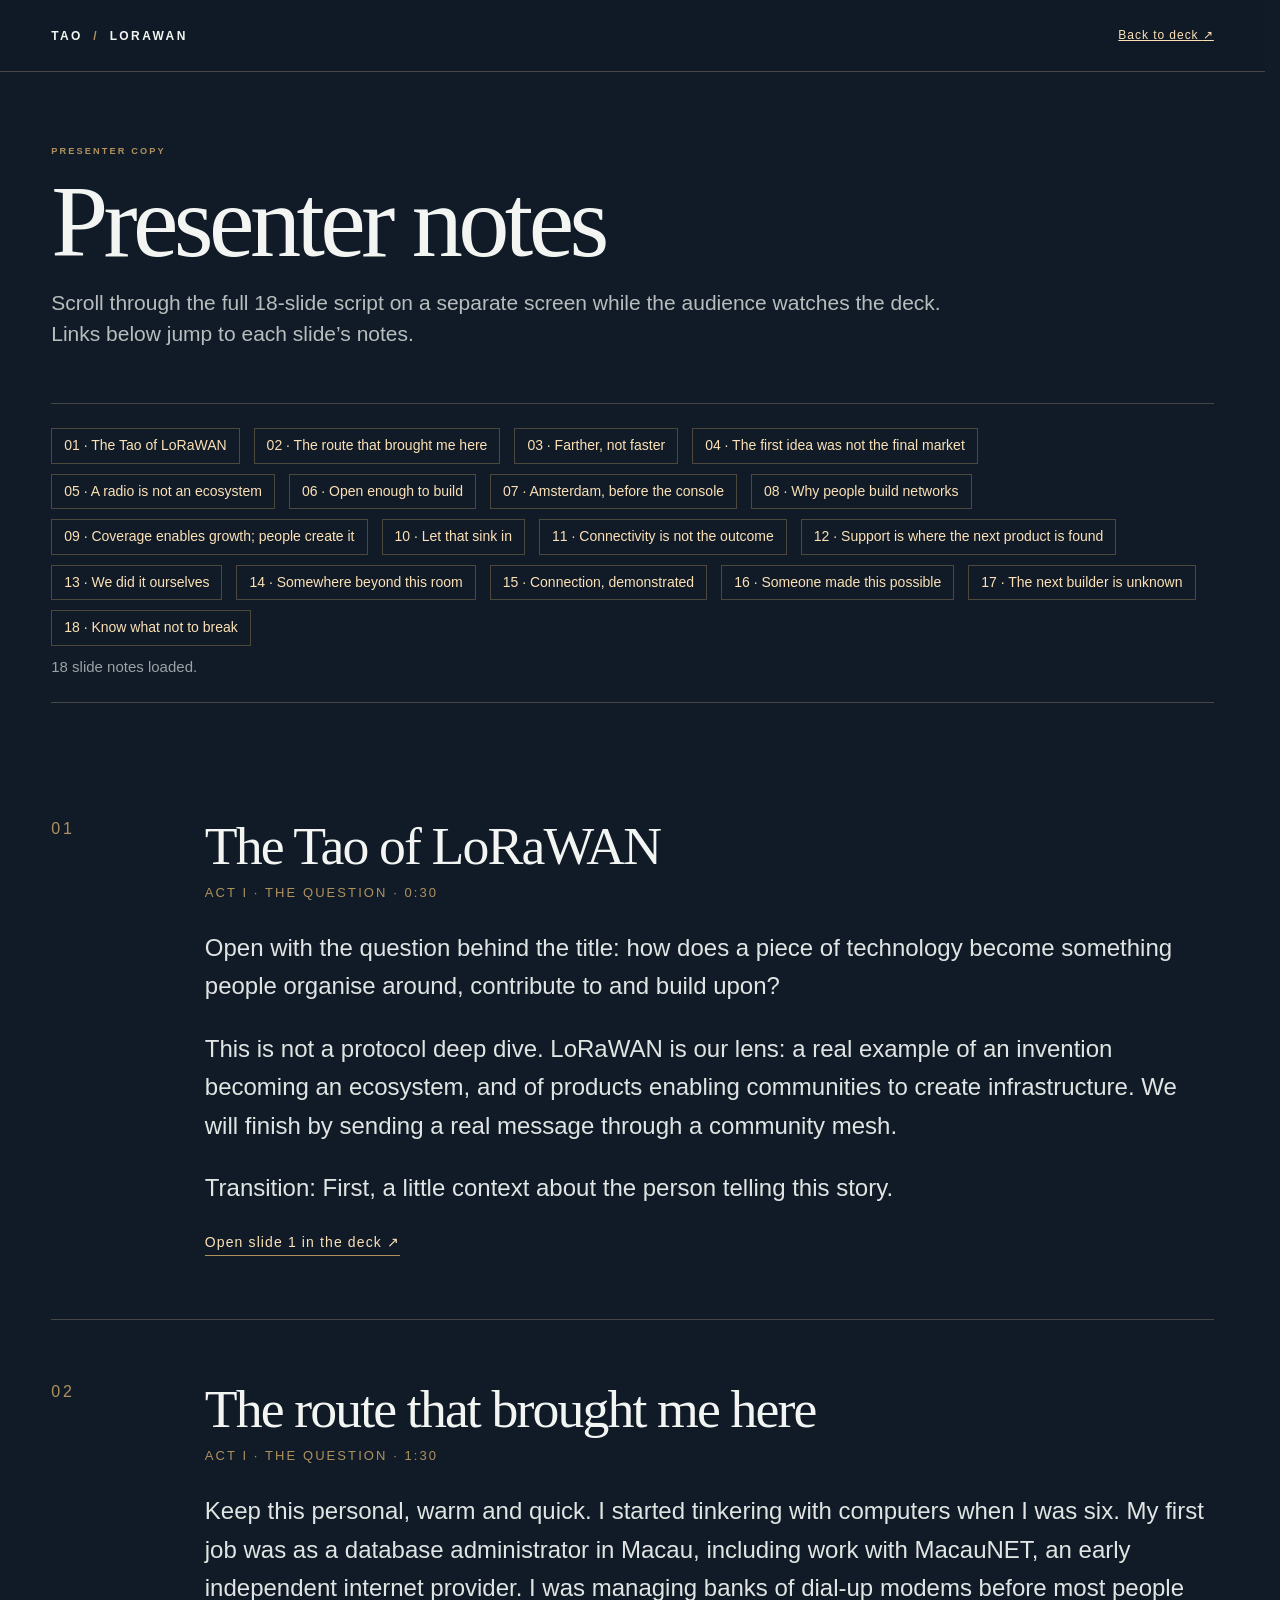
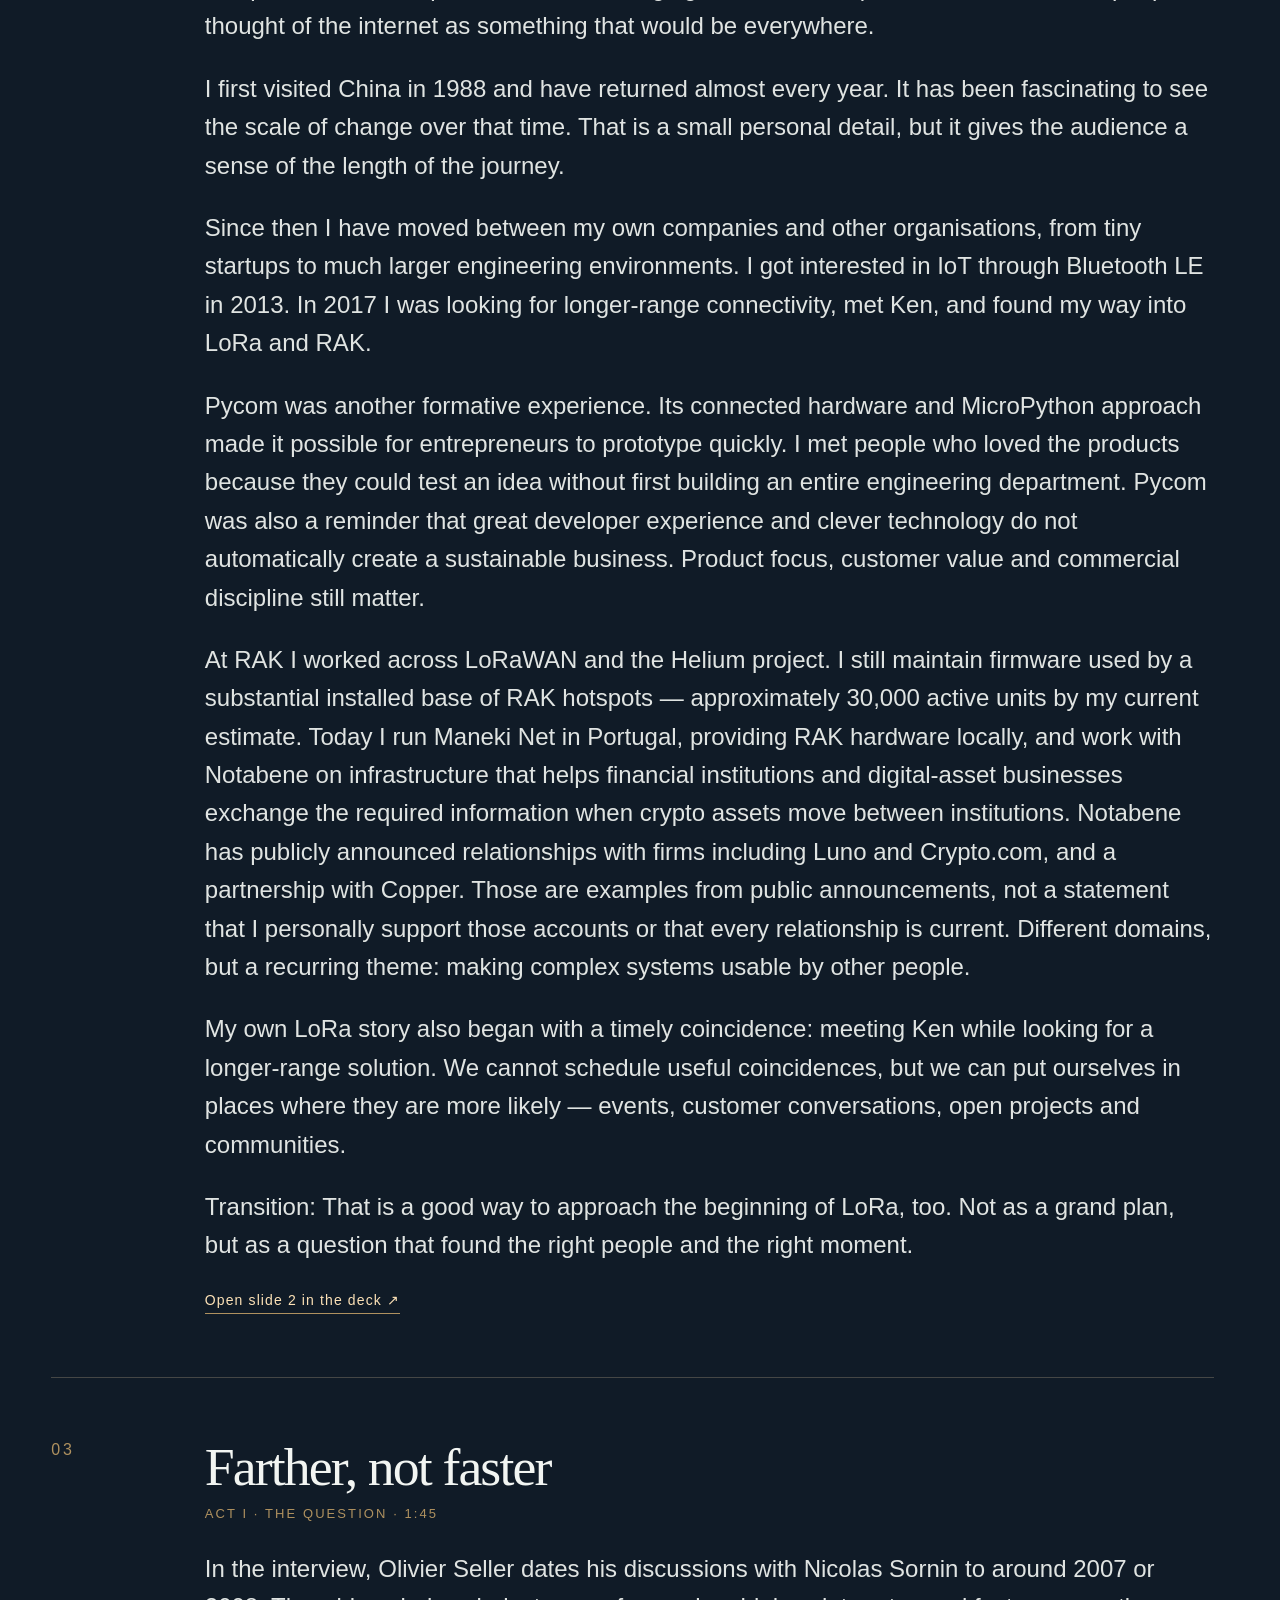
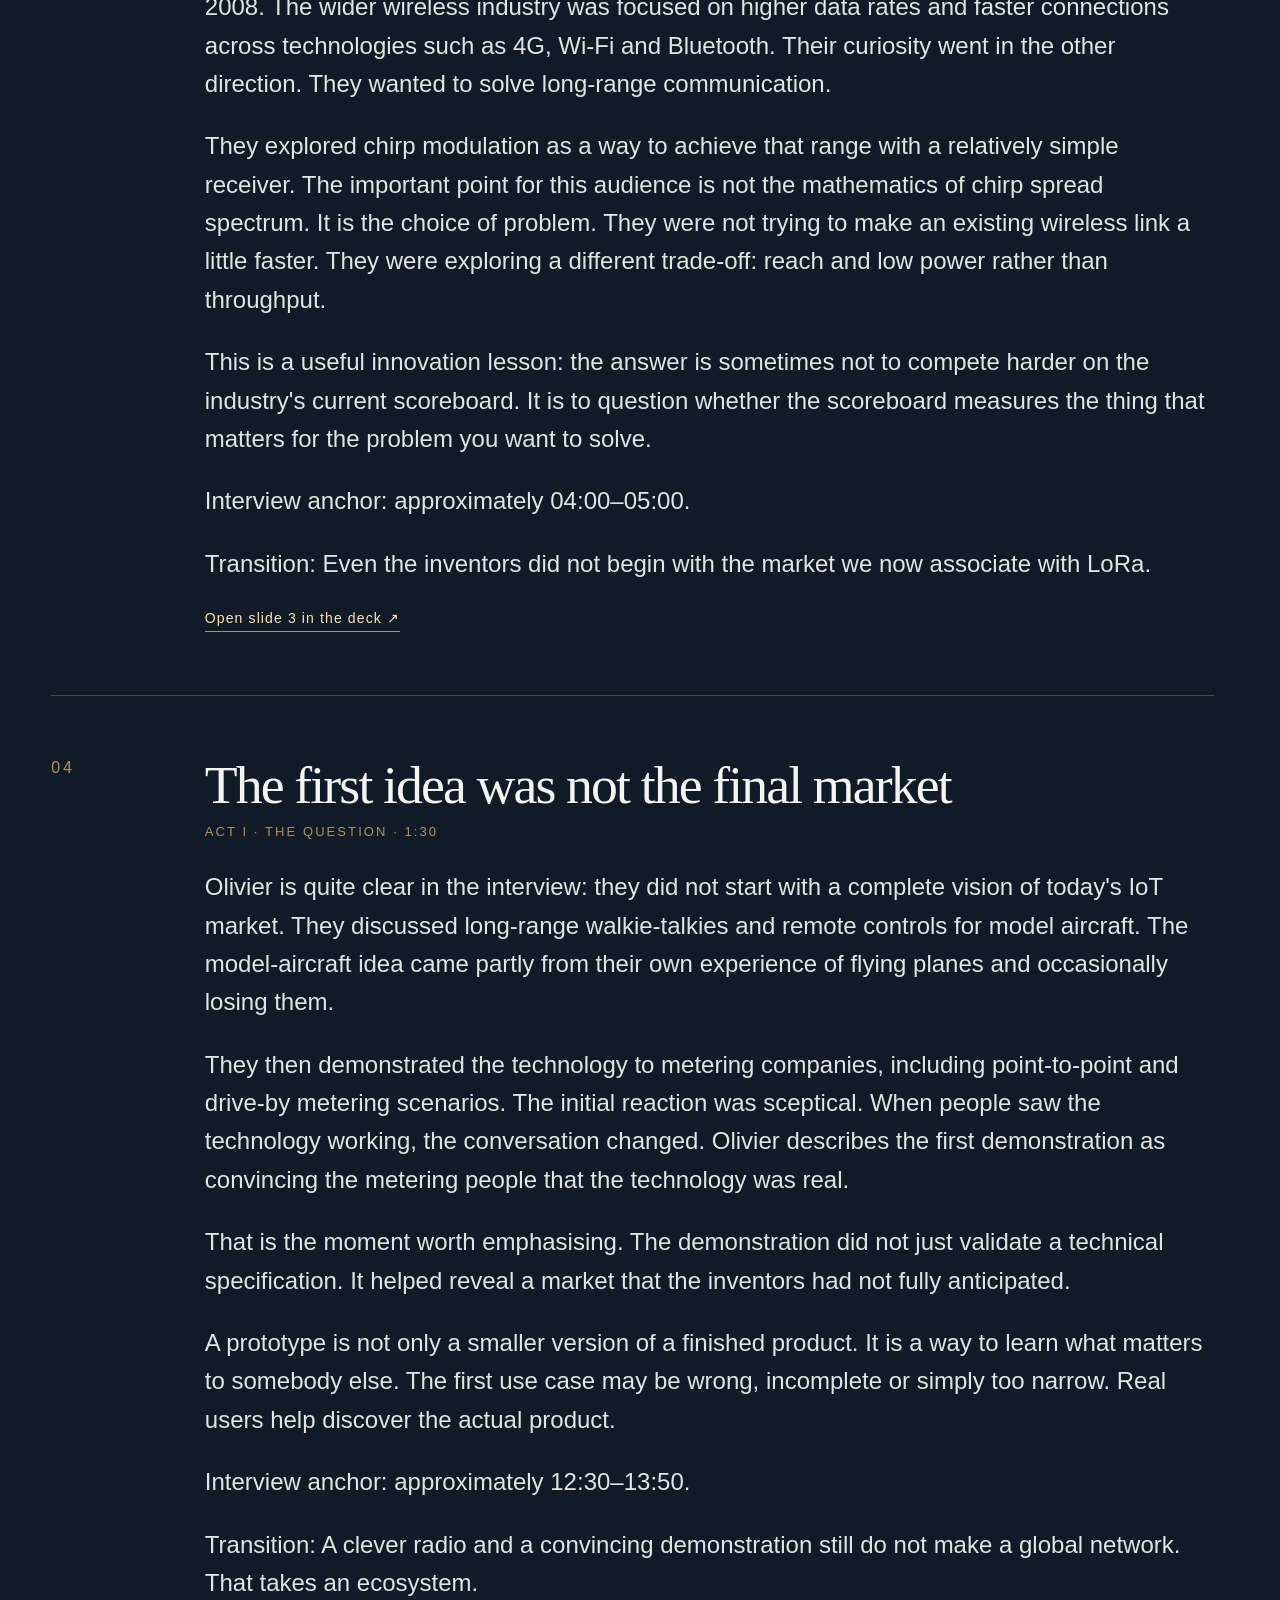
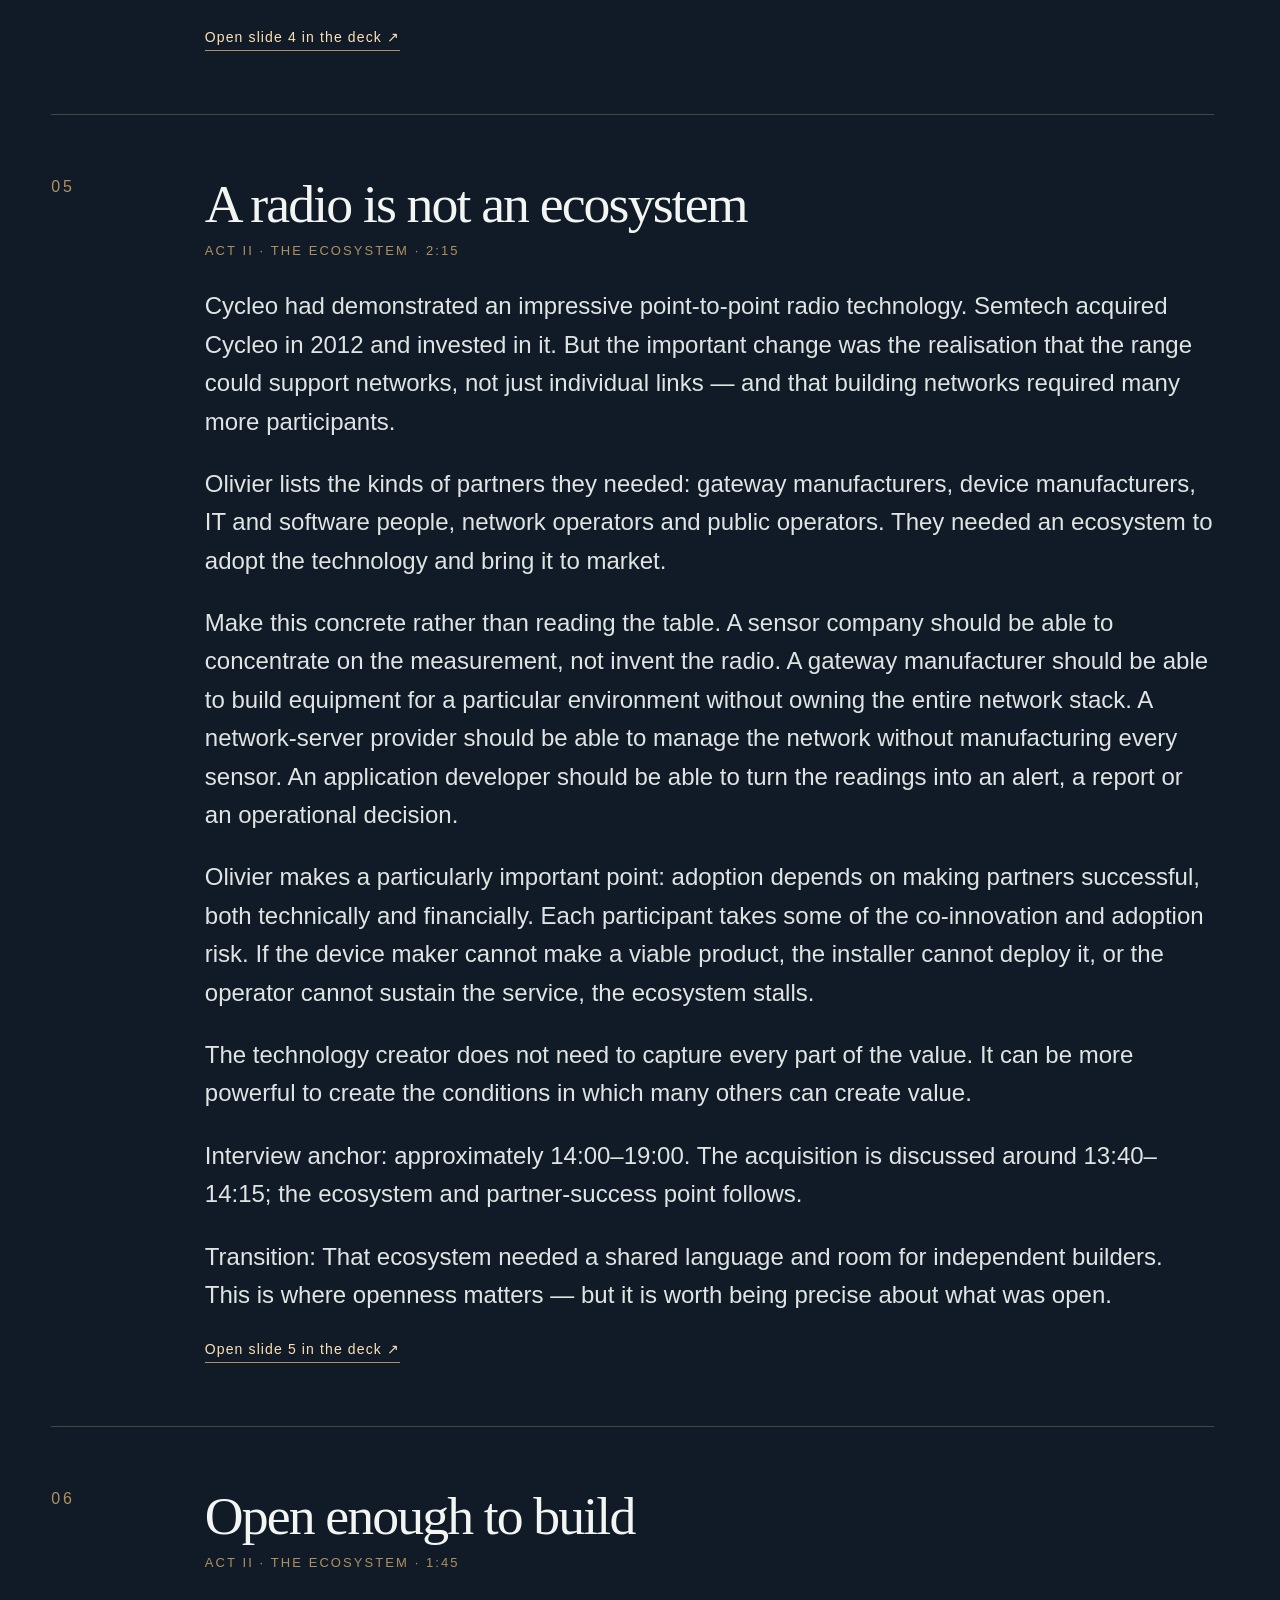
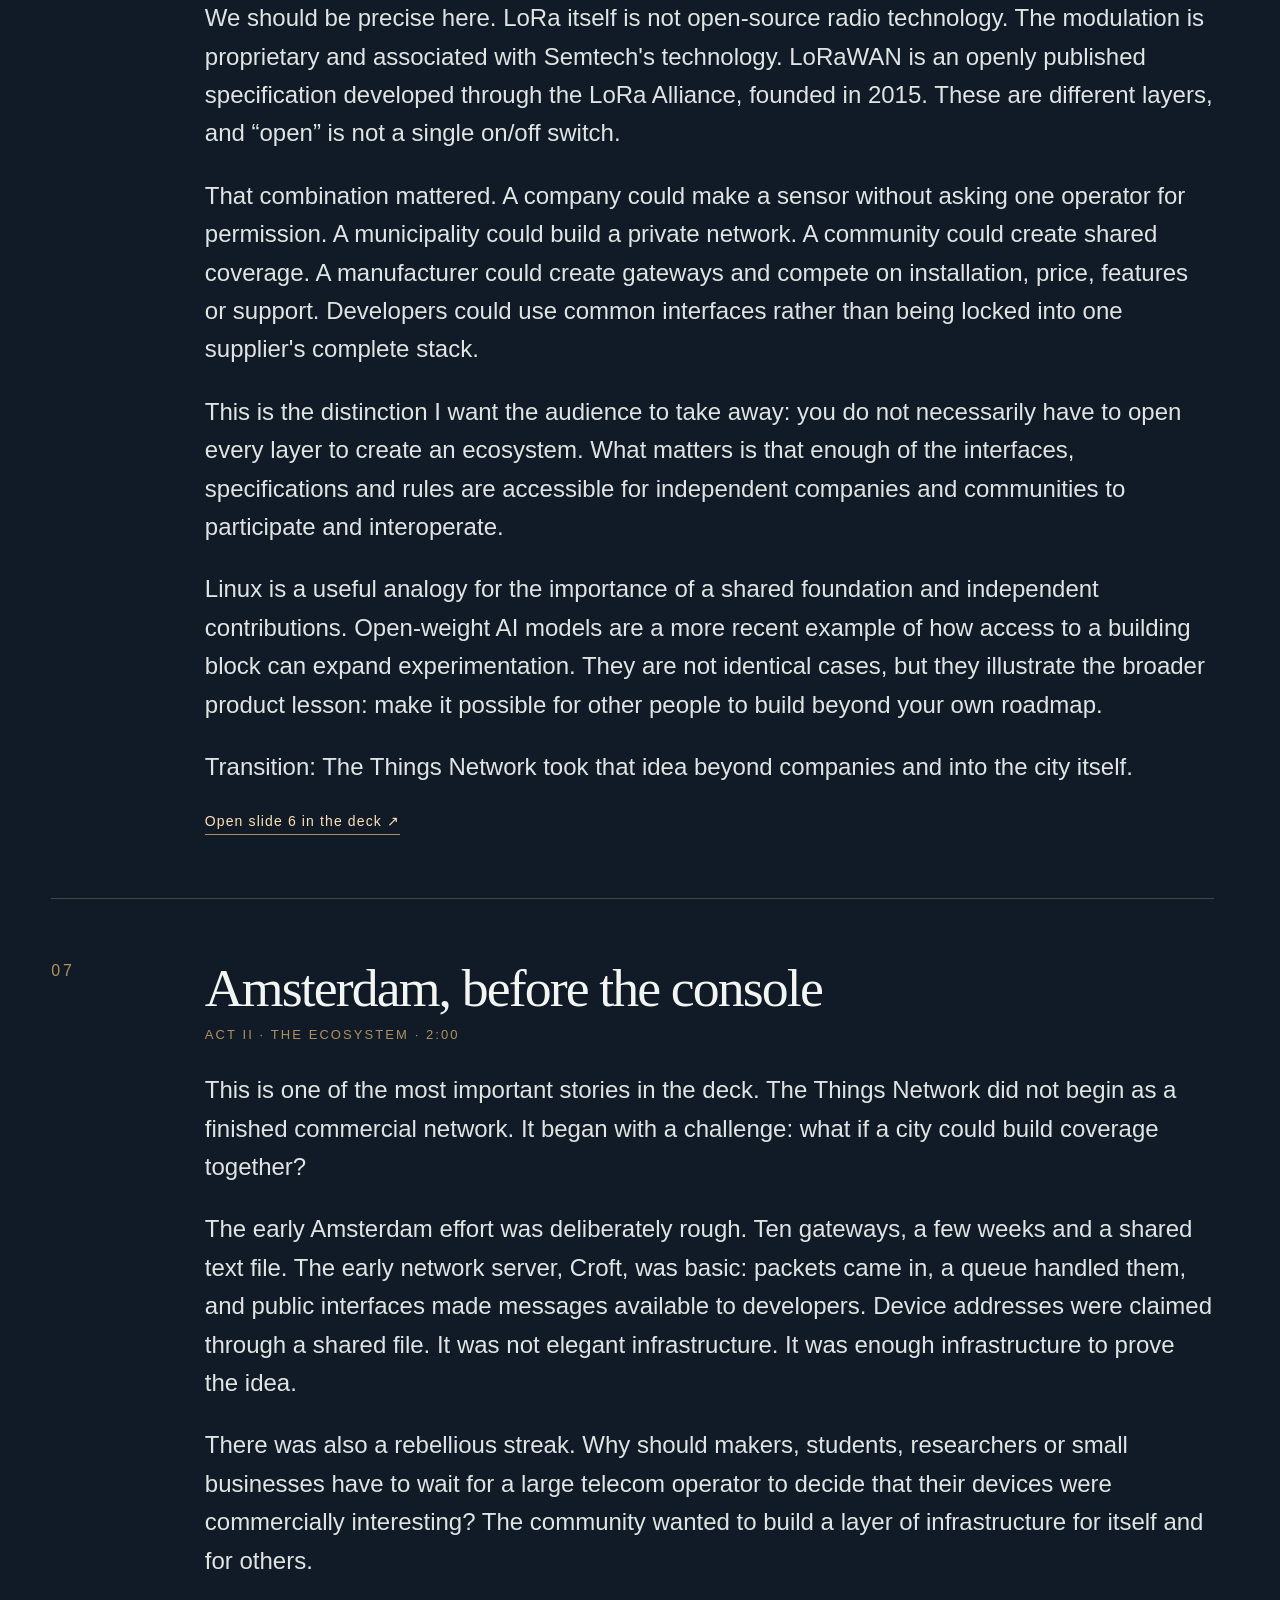
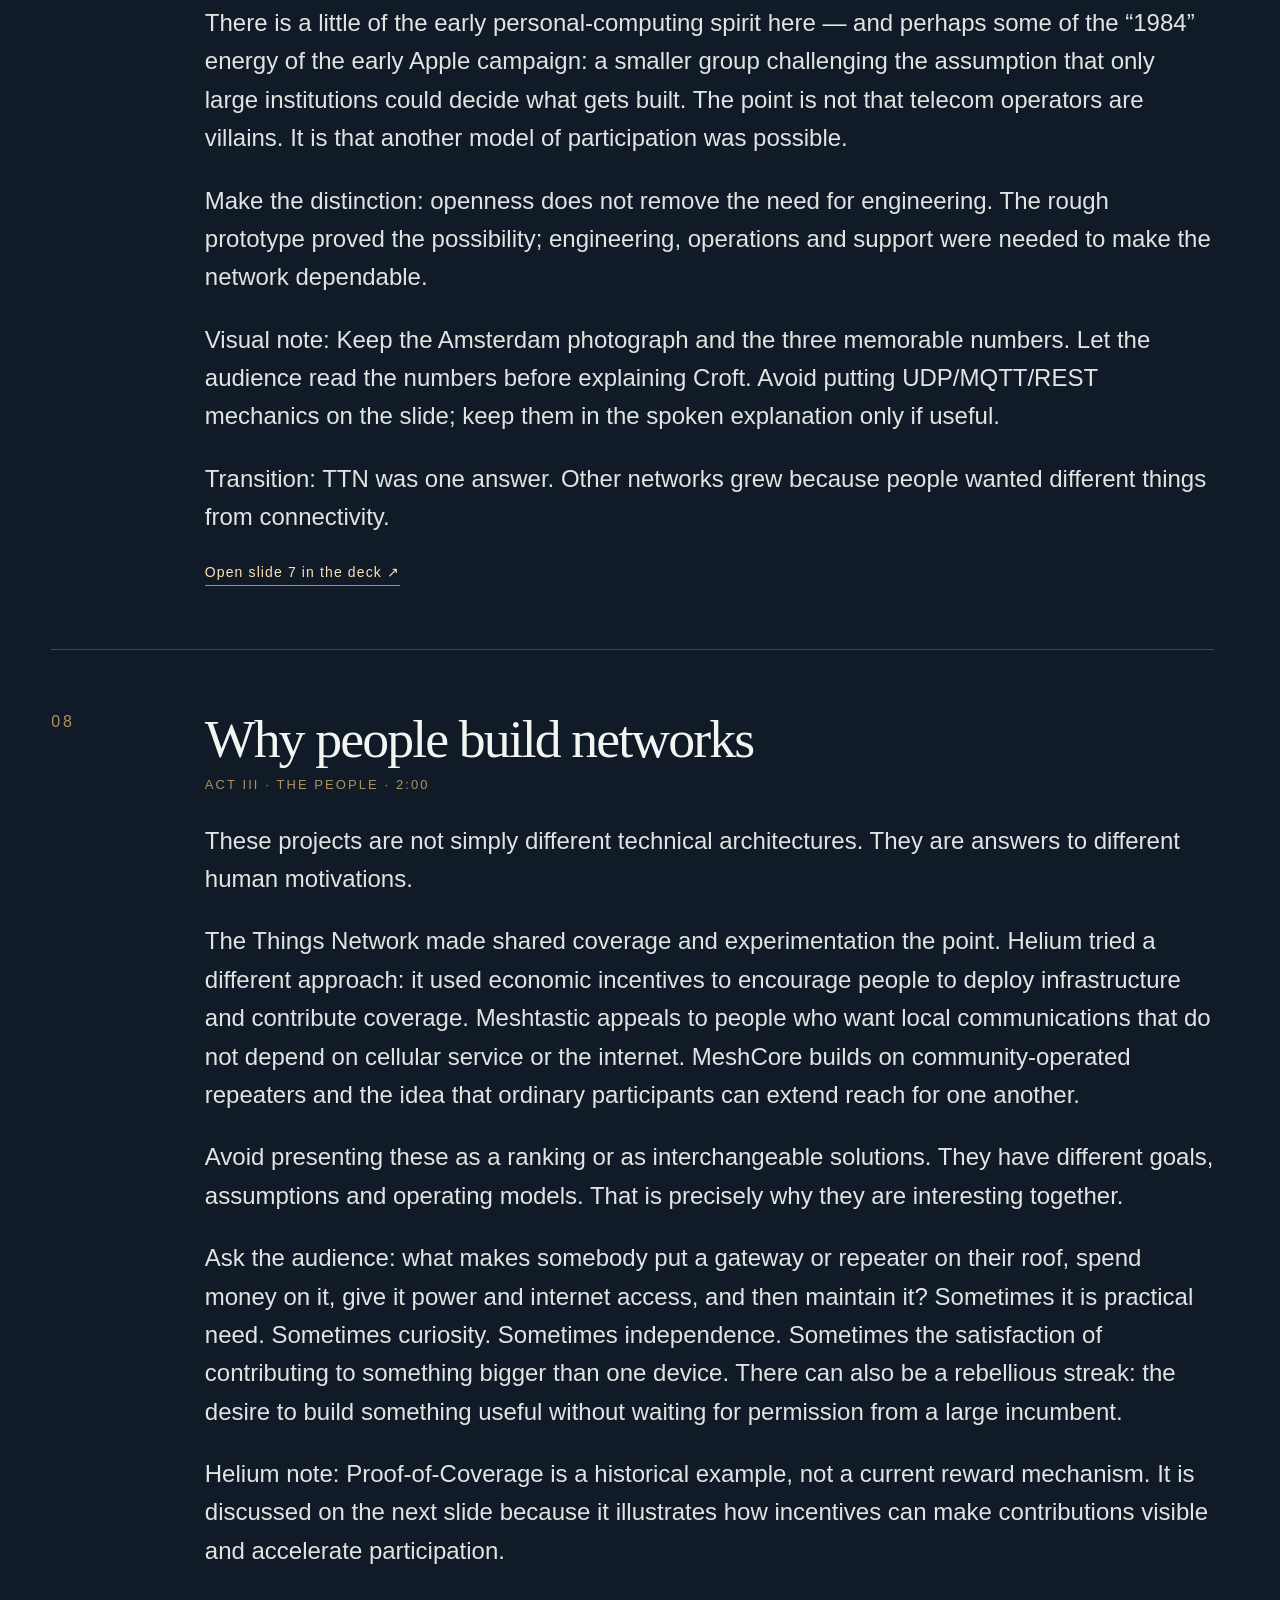
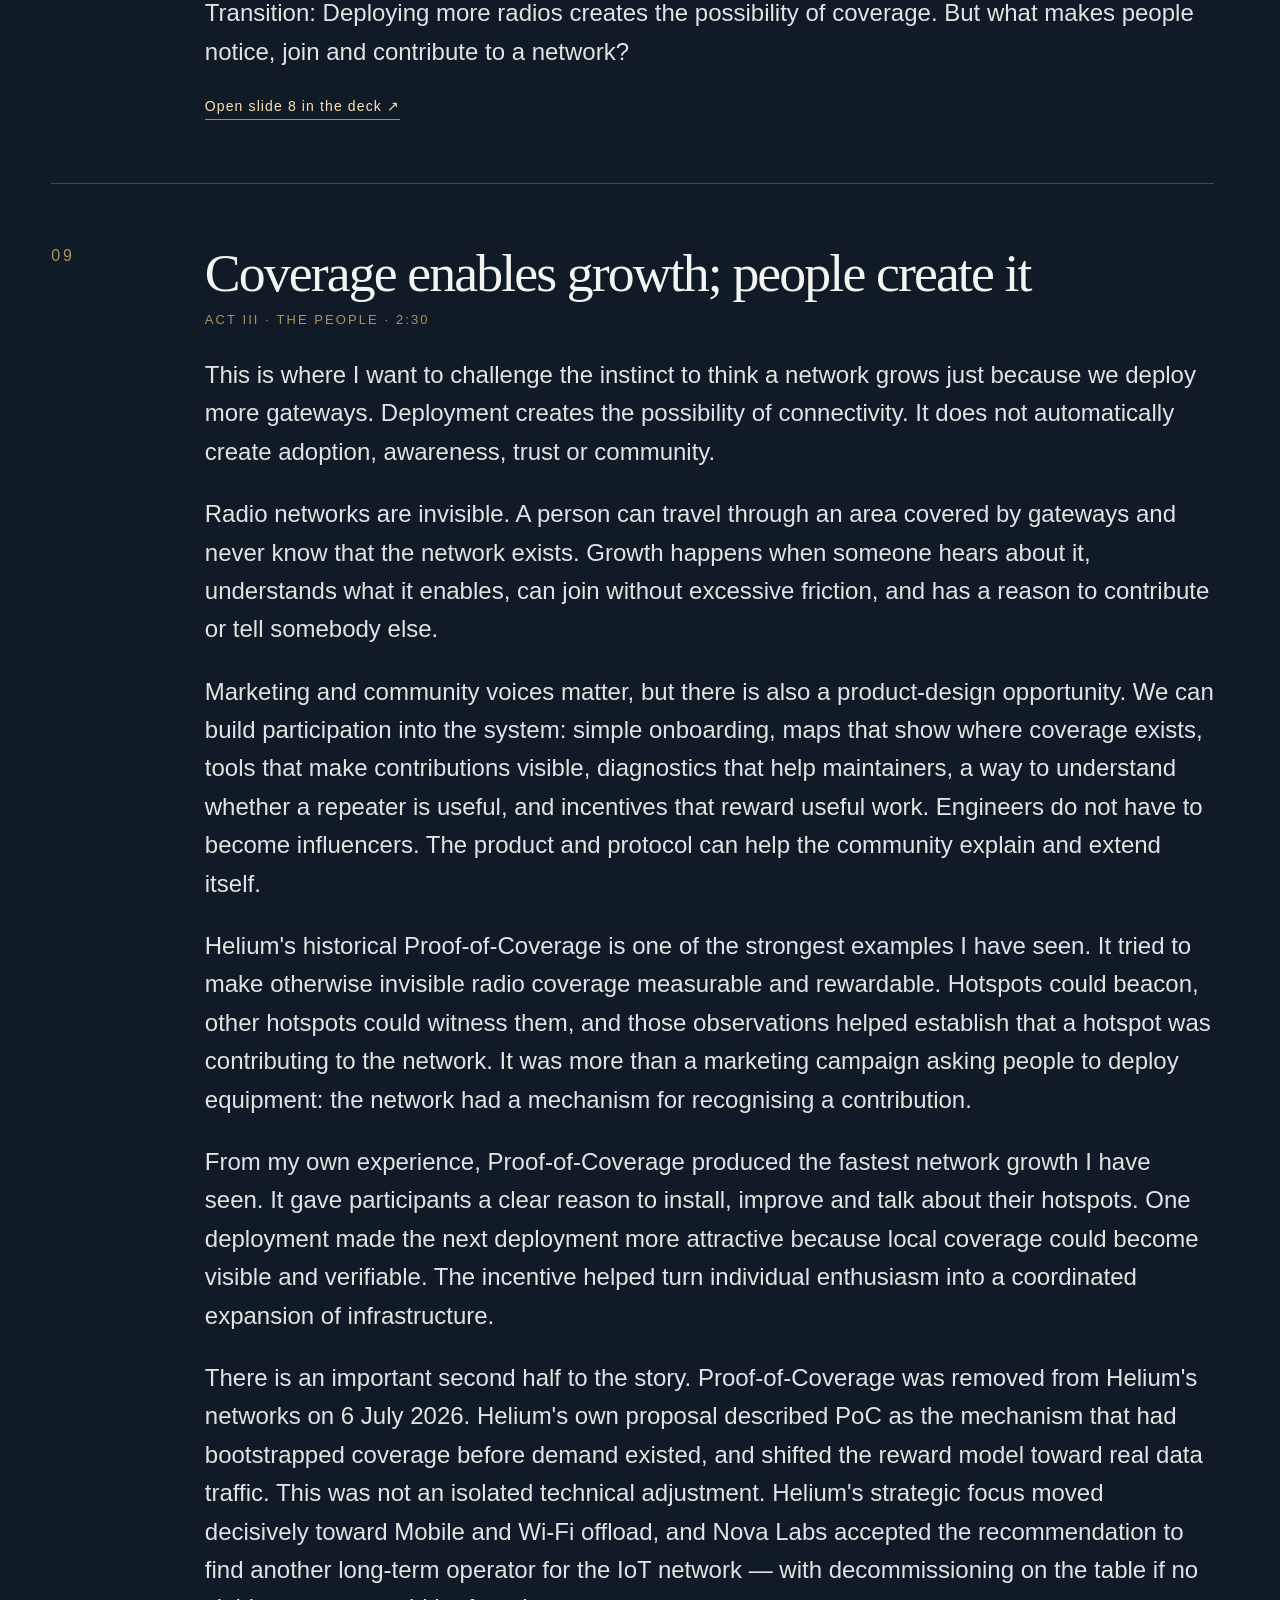
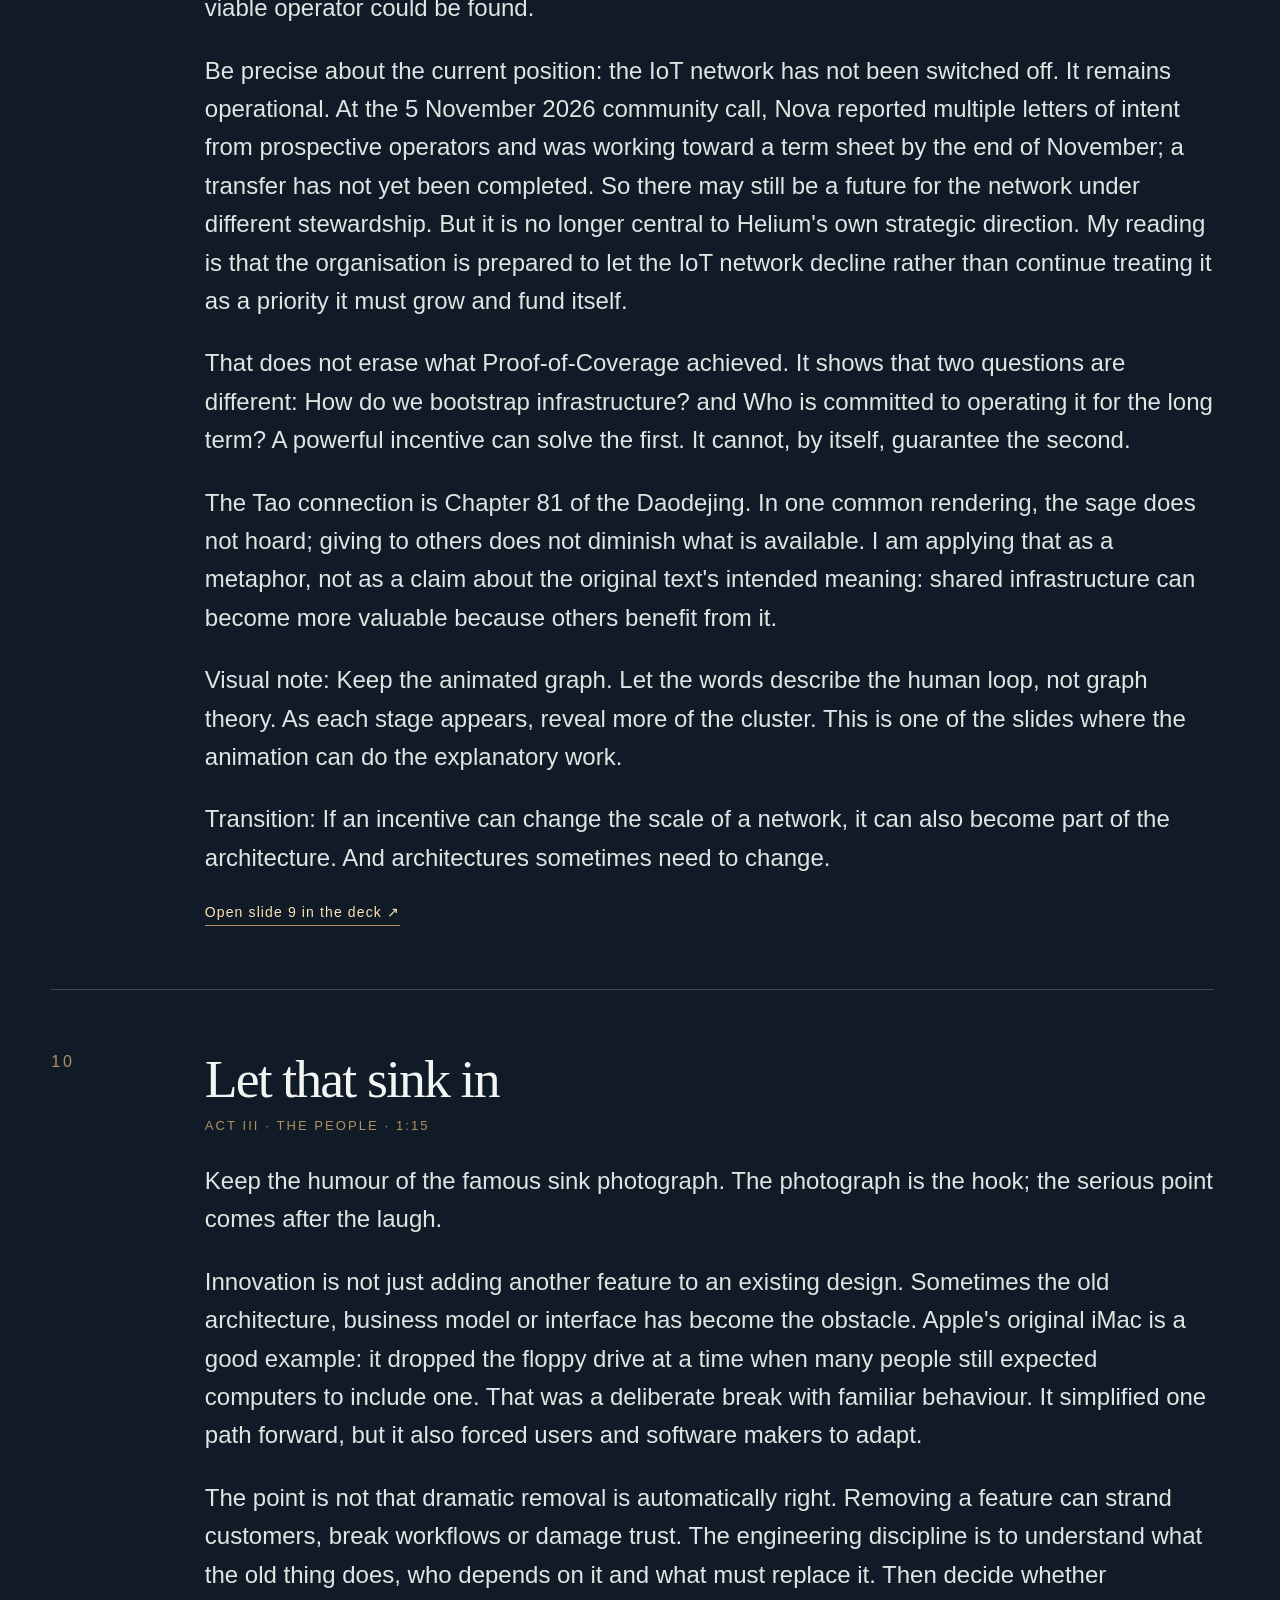
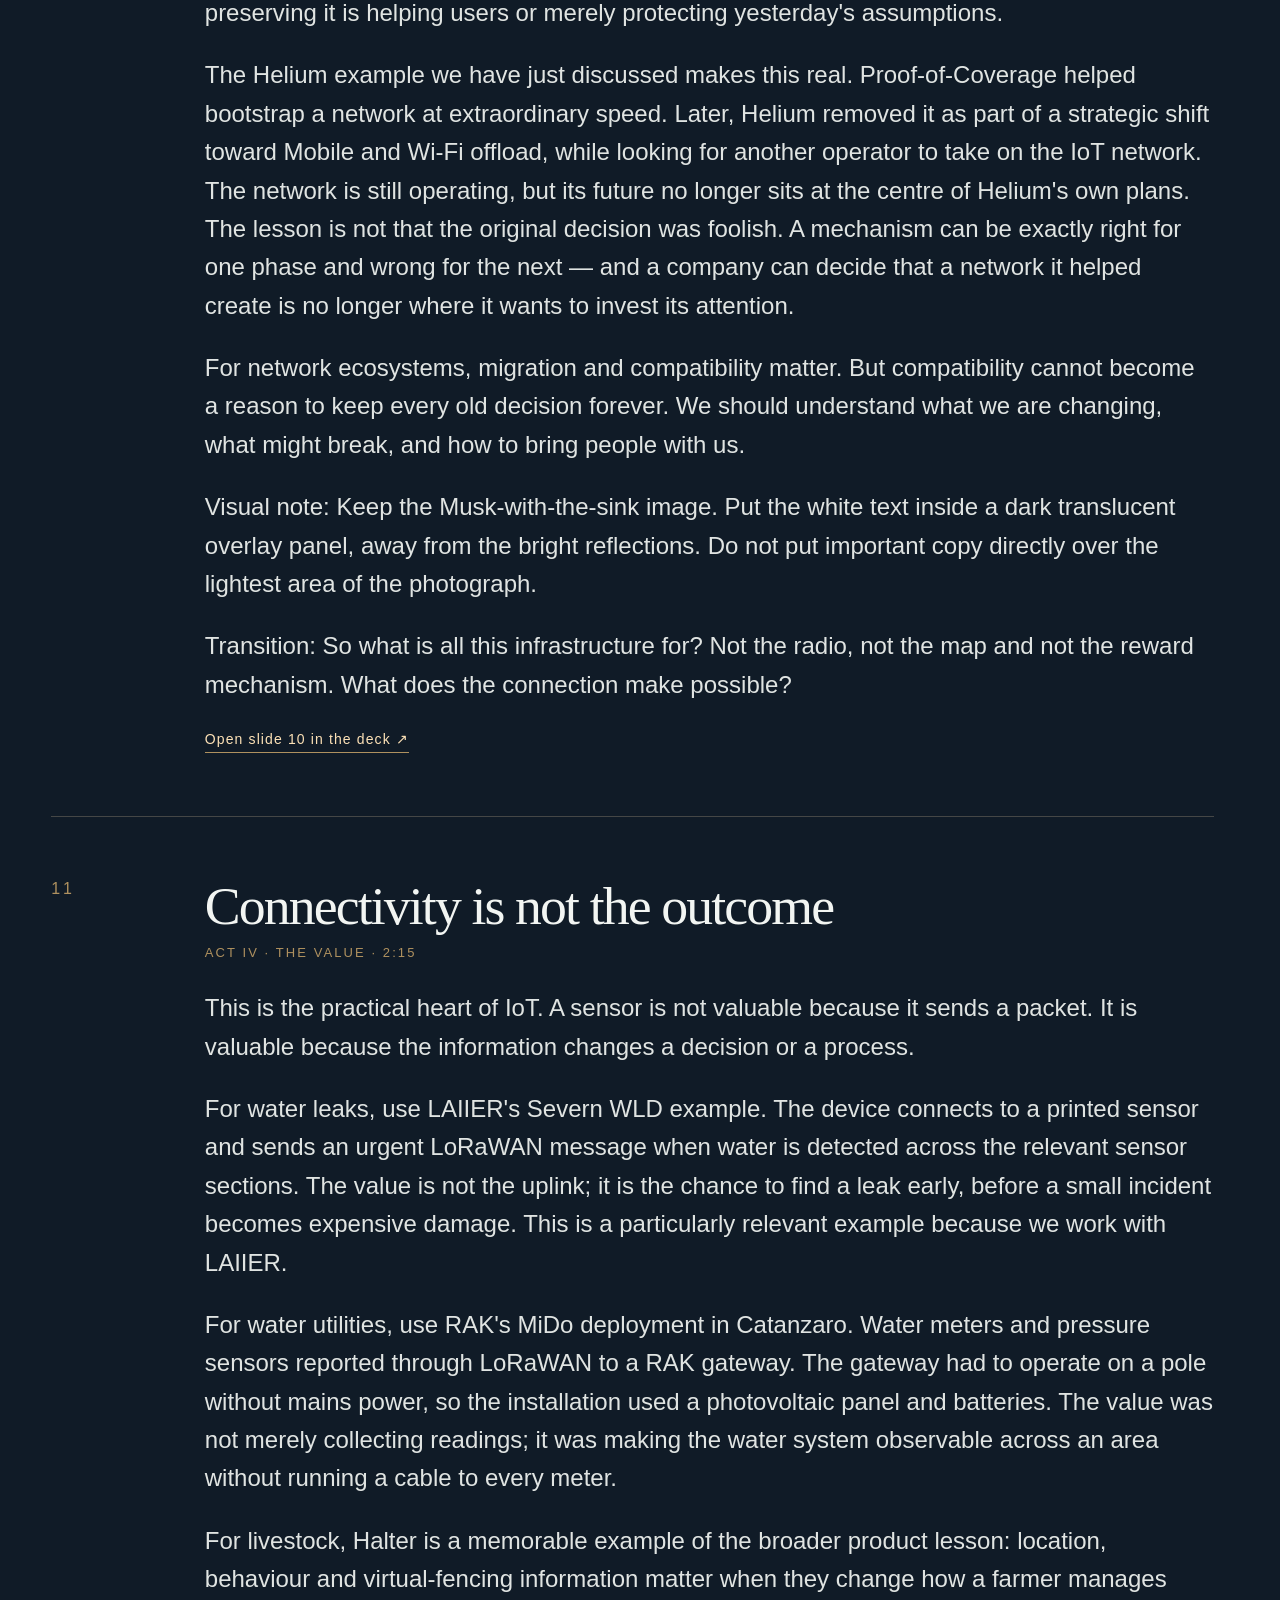
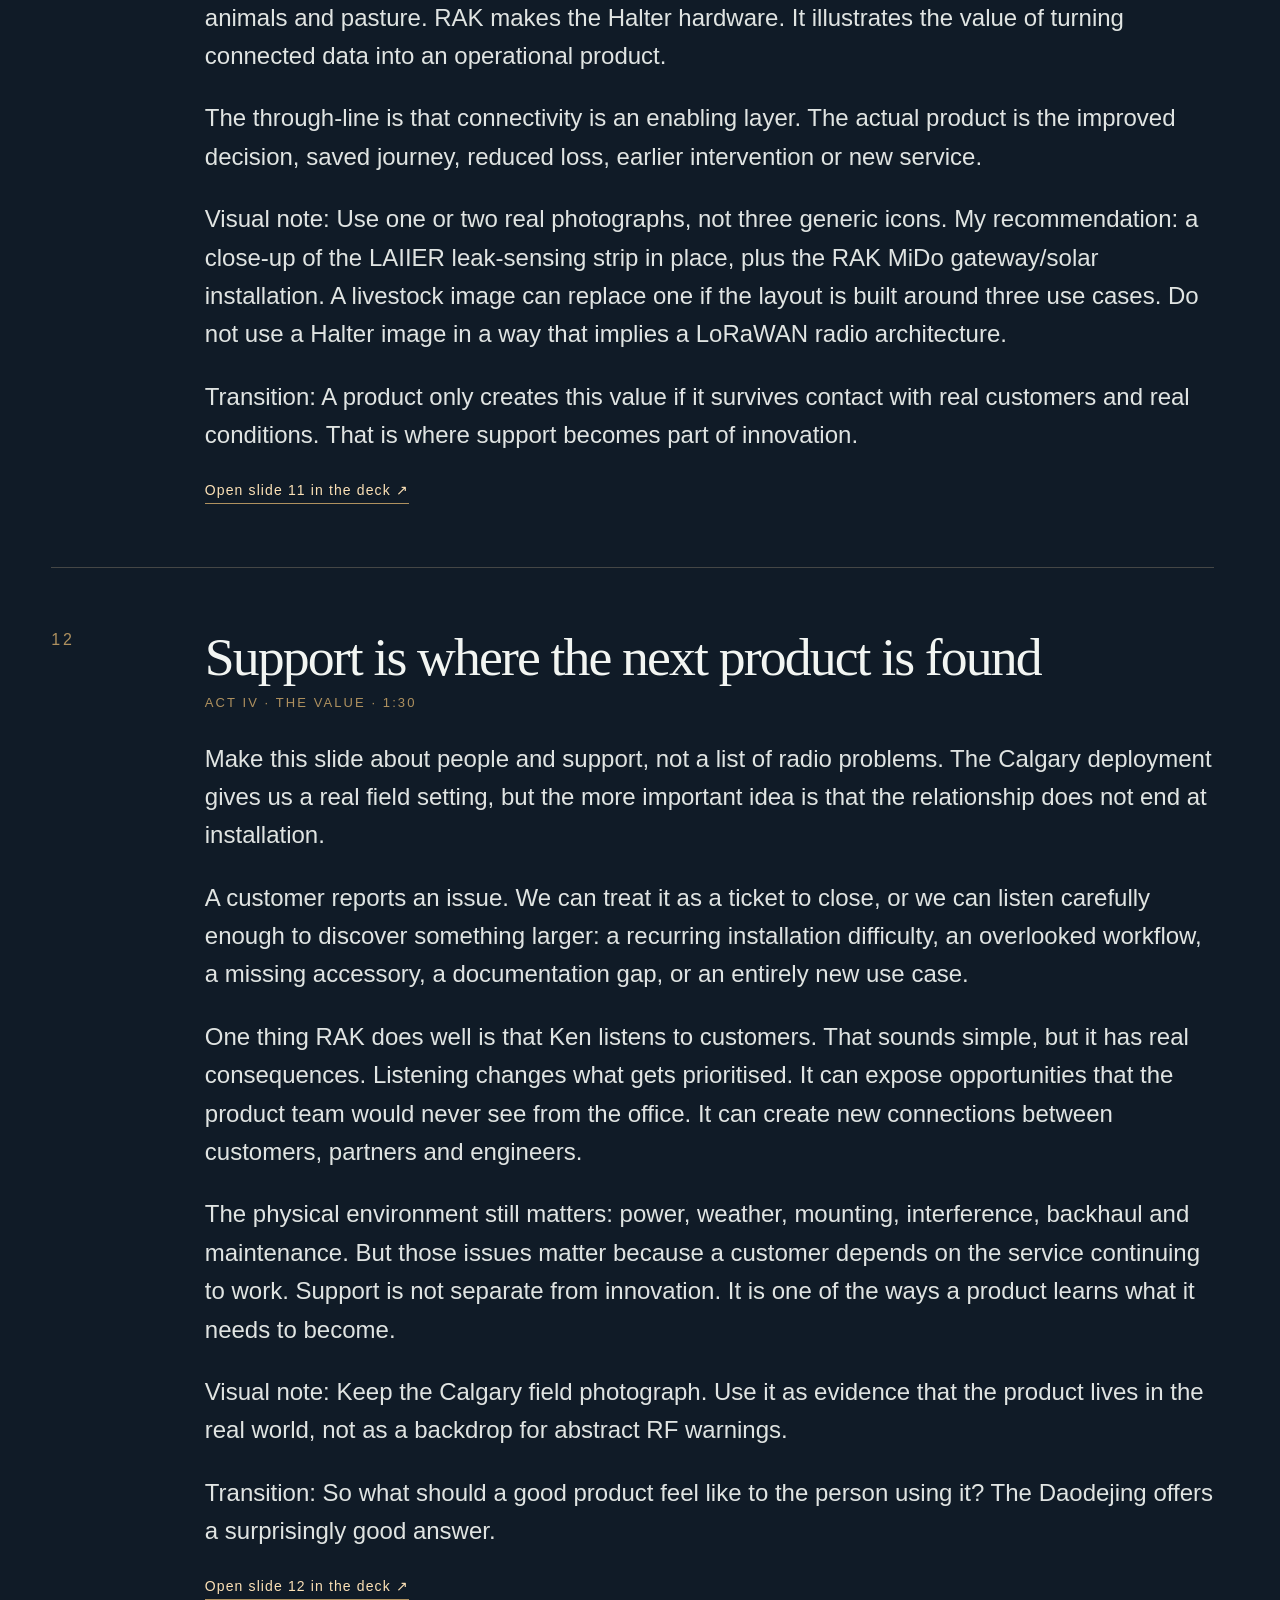
<file: notes.html>
<!doctype html>
<html lang="en" class="notes-page">
<head>
  <meta charset="utf-8">
  <meta name="viewport" content="width=device-width, initial-scale=1, viewport-fit=cover">
  <meta name="theme-color" content="#101b27">
  <meta name="description" content="Presenter notes for The Tao of LoRaWAN masterclass.">
  <title>Presenter notes — The Tao of LoRaWAN</title>
  <link rel="icon" href="data:image/svg+xml,%3Csvg xmlns='http://www.w3.org/2000/svg' viewBox='0 0 64 64'%3E%3Crect width='64' height='64' fill='%23162638'/%3E%3Ccircle cx='32' cy='32' r='20' fill='none' stroke='%23af915f' stroke-width='2'/%3E%3Ccircle cx='32' cy='32' r='5' fill='%23fce1b6'/%3E%3C/svg%3E">
  <link rel="stylesheet" href="./src/styles.css?v=23">
</head>
<body class="notes-page">
  <header class="notes-header">
    <a class="notes-wordmark" href="./index.html#1">TAO<span> / </span>LORAWAN</a>
    <a class="text-button notes-back-link" href="./index.html">Back to deck <span aria-hidden="true">↗</span></a>
  </header>

  <main class="notes-shell">
    <section class="notes-intro">
      <p class="eyebrow">PRESENTER COPY</p>
      <h1>Presenter notes</h1>
      <p class="notes-lede">Scroll through the full 18-slide script on a separate screen while the audience watches the deck. Links below jump to each slide’s notes.</p>
    </section>

    <nav class="notes-jump-nav" id="notes-jump-nav" aria-label="Jump to slide notes">
      <p class="notes-status" id="notes-status">Loading presenter notes…</p>
    </nav>

    <div id="notes-list" class="notes-list"></div>
  </main>

  <script type="module" src="./src/presenter-notes.js?v=1"></script>
</body>
</html>
</file>
<file: src/styles.css>
@charset "UTF-8";

:root {
  --navy: #162638;
  --navy-deep: #101b27;
  --gold: #af915f;
  --cream: #fce1b6;
  --paper: #f2f5f2;
  --white: #ffffff;
  --ink: #17222c;
  --muted: #657079;
  --line-light: rgba(23, 34, 44, 0.18);
  --line-dark: rgba(252, 225, 182, 0.22);
  --display: "Iowan Old Style", "Palatino Linotype", "Book Antiqua", Palatino, Georgia, serif;
  --sans: "Avenir Next", Avenir, "Helvetica Neue", Helvetica, Arial, sans-serif;
  --header-h: 72px;
  --nav-h: 64px;
}

* { box-sizing: border-box; margin: 0; padding: 0; }
html, body { width: 100%; height: 100%; overflow: hidden; }
html { background: var(--navy-deep); scrollbar-gutter: stable; }
body { font-family: var(--sans); color: var(--ink); background: var(--navy-deep); -webkit-font-smoothing: antialiased; }
button, textarea { font: inherit; }
button { color: inherit; }
button, a { -webkit-tap-highlight-color: transparent; }
button { cursor: pointer; }
button:disabled { cursor: not-allowed; opacity: .42; }
a { color: inherit; }
img { display: block; max-width: 100%; }
::selection { color: var(--navy-deep); background: var(--cream); }
:focus-visible { outline: 2px solid var(--gold); outline-offset: 5px; }
[hidden] { display: none !important; }

#ambient { position: fixed; inset: 0; width: 100%; height: 100%; z-index: 0; background: var(--navy-deep); }
.progress { position: fixed; z-index: 60; left: 0; right: 0; top: 0; height: 3px; background: rgba(175,145,95,.16); }
.progress span { display: block; width: 7.142%; height: 100%; background: var(--gold); transform-origin: left; transition: width .55s cubic-bezier(.22,1,.36,1); }

.deck-header { position: fixed; z-index: 40; top: 0; left: 0; right: 0; height: var(--header-h); padding: 0 clamp(22px, 3.6vw, 64px); display: flex; align-items: center; justify-content: space-between; pointer-events: none; mix-blend-mode: normal; }
.deck-header button { pointer-events: auto; }
.wordmark { border: 0; background: transparent; font-size: 11px; font-weight: 700; letter-spacing: .2em; }
.wordmark span { color: var(--gold); padding: 0 .4em; }
.header-actions { display: flex; align-items: center; gap: clamp(16px, 2.5vw, 38px); }
.slide-kicker { font-size: 9px; letter-spacing: .19em; font-weight: 600; opacity: .64; }
.text-button { padding: 4px 0; border: 0; border-bottom: 1px solid transparent; background: none; font-size: 11px; letter-spacing: .08em; }
.text-button:hover { border-bottom-color: currentColor; }
kbd { font-family: var(--sans); font-size: 8px; border: 1px solid currentColor; opacity: .48; padding: 1px 4px; margin-left: 5px; }
body[data-theme="dark"] .deck-header, body[data-theme="dark"] .deck-nav { color: var(--paper); }
body[data-theme="light"] .deck-header, body[data-theme="light"] .deck-nav { color: var(--ink); }

.deck { position: fixed; z-index: 1; inset: 0; }
.slide { position: absolute; inset: 0; visibility: hidden; opacity: 0; transform: translateY(12px); transition: opacity .42s ease, transform .42s ease, visibility 0s linear .42s; overflow: hidden; }
.slide.active { visibility: visible; opacity: 1; transform: none; transition: opacity .42s ease, transform .42s ease; z-index: 2; }
.slide--dark { color: var(--paper); background: var(--navy); }
.slide--light { color: var(--ink); background: var(--paper); }
.slide[data-ambient] { background: transparent; }
.slide-inner { position: relative; width: 100%; max-width: 1680px; height: 100%; margin: 0 auto; padding: clamp(92px, 11vh, 128px) clamp(28px, 6vw, 104px) clamp(86px, 11vh, 118px); }
.eyebrow { color: var(--gold); font-size: clamp(9px, .72vw, 12px); font-weight: 650; letter-spacing: .23em; text-transform: uppercase; }
h1, h2, h3 { font-weight: 400; }
h1, h2 { font-family: var(--display); letter-spacing: -.045em; }
h1 em, h2 em { color: var(--gold); font-weight: 400; }
p { line-height: 1.6; }
.lede { font-size: clamp(16px, 1.35vw, 23px); line-height: 1.55; }
.small-note { font-size: clamp(11px, .82vw, 14px); line-height: 1.55; opacity: .7; }
.source-link { display: inline-block; margin-top: 22px; color: var(--gold); font-size: 10px; letter-spacing: .08em; text-decoration: none; border-bottom: 1px solid rgba(175,145,95,.4); padding-bottom: 4px; }
.source-link:hover { border-bottom-color: var(--gold); }

.reveal > * { opacity: 0; transform: translateY(20px); }
.active .reveal > * { animation: reveal-up .8s cubic-bezier(.22,1,.36,1) forwards; }
.active .reveal > *:nth-child(2) { animation-delay: .08s; }
.active .reveal > *:nth-child(3) { animation-delay: .16s; }
.active .reveal > *:nth-child(4) { animation-delay: .24s; }
.active .reveal > *:nth-child(5) { animation-delay: .32s; }
@keyframes reveal-up { to { opacity: 1; transform: none; } }

/* Cover */
.cover-layout { display: grid; align-items: center; }
.cover-copy { position: relative; z-index: 2; width: min(900px, 75vw); }
.cover-copy h1 { margin-top: 20px; font-size: clamp(72px, 10.8vw, 184px); line-height: .79; letter-spacing: -.065em; }
.cover-copy h1 em { display: inline-block; font-size: .77em; letter-spacing: -.055em; }
.cover-subtitle { position: absolute; left: min(68vw, 930px); bottom: 2%; width: 300px; font-size: clamp(12px, 1vw, 17px); color: rgba(242,245,242,.74); }
.cover-footer { position: absolute; left: clamp(28px, 6vw, 104px); right: clamp(28px, 6vw, 104px); bottom: clamp(88px, 10vh, 108px); display: flex; justify-content: space-between; font-size: 10px; letter-spacing: .13em; text-transform: uppercase; }
.gold { color: var(--gold); }
.cover-orbit { position: absolute; right: -10vw; top: 10vh; width: 52vw; aspect-ratio: 1; border: 1px solid rgba(175,145,95,.16); border-radius: 50%; }
.cover-orbit:before, .cover-orbit:after { content: ""; position: absolute; inset: 16%; border: 1px solid rgba(175,145,95,.12); border-radius: 50%; }
.cover-orbit:after { inset: 34%; }
.cover-orbit span { position: absolute; width: 8px; height: 8px; border-radius: 50%; background: var(--gold); top: 18%; left: 13%; box-shadow: 0 0 40px var(--gold); }
.cover-orbit i { position: absolute; width: 5px; height: 5px; border-radius: 50%; background: var(--cream); bottom: 13%; right: 27%; }
.interaction-hint { position: absolute; right: clamp(28px, 4vw, 64px); top: 48%; writing-mode: vertical-rl; font-size: 9px; letter-spacing: .18em; text-transform: uppercase; opacity: .46; }

/* Origin */
.split-origin { display: grid; grid-template-columns: 1.08fr .92fr; gap: 6vw; align-items: center; }
.origin-copy h2 { margin: 18px 0 28px; font-size: clamp(54px, 6.5vw, 108px); line-height: .92; }
.origin-copy .lede { max-width: 550px; margin-bottom: 26px; }
.origin-copy > p:last-child { font-size: clamp(12px, 1vw, 16px); }
.product-stage { position: relative; justify-self: center; width: min(35vw, 520px); aspect-ratio: 1; display: grid; place-items: center; border: 1px solid var(--line-light); }
.product-stage:before, .product-stage:after { content: ""; position: absolute; background: var(--line-light); }
.product-stage:before { height: 1px; left: -10vw; right: -5vw; top: 50%; }
.product-stage:after { width: 1px; top: -10vh; bottom: -10vh; left: 50%; }
.product-stage img { position: relative; z-index: 1; width: 82%; filter: drop-shadow(0 28px 30px rgba(22,38,56,.16)); }
.figure-index { position: absolute; left: -30px; top: 28px; font-size: 9px; letter-spacing: .2em; transform: rotate(-90deg); }
.product-stage figcaption { position: absolute; right: -18px; bottom: -46px; padding-left: 16px; border-left: 2px solid var(--gold); font-family: var(--display); font-size: 15px; line-height: 1.35; background: var(--paper); }

/* Amsterdam */
.amsterdam-layout { display: grid; grid-template-columns: 1.08fr .92fr; gap: clamp(34px, 5vw, 86px); align-items: center; }
.city-image { position: relative; height: min(60vh, 650px); }
.city-image:before { content: ""; position: absolute; left: -22px; top: -22px; width: 42%; height: 42%; border-left: 2px solid var(--gold); border-top: 2px solid var(--gold); }
.city-image img { width: 100%; height: 100%; object-fit: cover; filter: contrast(1.05); }
.city-image figcaption, .field-image figcaption { margin-top: 10px; font-size: 9px; letter-spacing: .13em; text-transform: uppercase; color: var(--muted); }
.city-copy h2 { margin: 16px 0 24px; font-size: clamp(52px, 5.8vw, 94px); line-height: .91; }
.city-copy > p:not(.eyebrow):not(.small-note) { max-width: 540px; font-size: clamp(13px, 1.1vw, 18px); }
.city-numbers { display: flex; gap: clamp(22px, 3vw, 50px); margin: 28px 0 24px; padding: 20px 0; border-top: 1px solid var(--line-light); border-bottom: 1px solid var(--line-light); }
.city-numbers div { display: flex; flex-direction: column; }
.city-numbers strong { font-family: var(--display); font-size: clamp(38px, 3.6vw, 62px); font-weight: 400; line-height: 1; color: var(--gold); }
.city-numbers span { margin-top: 6px; font-size: 9px; letter-spacing: .12em; text-transform: uppercase; }
.margin-quote { position: absolute; left: 22px; bottom: 120px; transform: rotate(-90deg); transform-origin: left bottom; font-family: var(--display); font-size: 12px; line-height: 1.4; color: var(--gold); }

/* Sink */
.slide--sink:after { content: ""; position: absolute; inset: 0; background: linear-gradient(90deg, var(--navy-deep) 0%, rgba(16,27,39,.95) 43%, rgba(16,27,39,.2) 75%); }
.sink-image { position: absolute; inset: 0 0 0 36%; }
.sink-image img { width: 100%; height: 100%; object-fit: cover; object-position: 58% center; filter: saturate(.65) contrast(1.12); }
.sink-layout { z-index: 2; display: flex; align-items: center; justify-content: space-between; }
.sink-copy h2 { margin: 14px 0 28px; font-size: clamp(74px, 9vw, 150px); line-height: .82; }
.sink-copy > p:last-child { max-width: 480px; color: rgba(242,245,242,.75); font-size: clamp(13px, 1.1vw, 18px); }
.sink-aside { align-self: flex-end; margin-bottom: 4vh; width: 280px; padding: 20px; border-top: 1px solid var(--cream); border-bottom: 1px solid var(--cream); background: rgba(16,27,39,.78); backdrop-filter: blur(8px); }
.sink-aside span { color: var(--cream); font-size: 9px; letter-spacing: .2em; }
.sink-aside p { margin: 5px 0 18px; font-family: var(--display); font-size: 20px; }
.sink-aside p:last-child { margin-bottom: 0; }

/* Four networks */
.networks-layout { display: grid; grid-template-columns: .8fr 1.2fr; gap: 6vw; align-content: center; }
.networks-heading h2 { margin-top: 18px; font-size: clamp(52px, 6vw, 100px); line-height: .92; }
.network-list { border-top: 1px solid var(--line-light); }
.network-list article { position: relative; display: grid; grid-template-columns: 44px .8fr 1.25fr; align-items: baseline; gap: 12px; padding: clamp(15px, 2.2vh, 26px) 0; border-bottom: 1px solid var(--line-light); }
.network-number { color: var(--gold); font-size: 10px; letter-spacing: .15em; }
.network-list h3 { font-family: var(--display); font-size: clamp(20px, 1.75vw, 30px); }
.network-list p { font-size: clamp(12px, .95vw, 16px); }
.network-list small { grid-column: 3; color: var(--muted); font-size: 9px; letter-spacing: .1em; text-transform: uppercase; }
.networks-question { grid-column: 1 / -1; margin-top: 4vh; max-width: 830px; font-family: var(--display); font-size: clamp(24px, 2.6vw, 44px); line-height: 1.2; color: var(--gold); }

/* Network science */
.science-layout { display: grid; grid-template-columns: .95fr 1.05fr; gap: 4vw; align-items: center; }
.science-copy { position: relative; z-index: 2; }
.science-copy h2 { margin: 16px 0 22px; font-size: clamp(58px, 6.8vw, 112px); line-height: .88; }
.science-copy .lede { max-width: 580px; color: rgba(242,245,242,.7); }
.science-principles { margin-top: 30px; max-width: 580px; border-top: 1px solid var(--line-dark); }
.science-principles div { display: grid; grid-template-columns: 100px 1fr; gap: 20px; padding: 13px 0; border-bottom: 1px solid var(--line-dark); }
.science-principles dt { color: var(--gold); font-family: var(--display); font-size: 18px; }
.science-principles dd { font-size: clamp(10px, .78vw, 13px); line-height: 1.5; color: rgba(242,245,242,.7); }
.network-visual { position: relative; justify-self: center; width: min(46vw, 680px); aspect-ratio: 1; }
#network-map { width: 100%; height: 100%; overflow: visible; }
.network-link { stroke: rgba(252,225,182,.2); stroke-width: 1; }
.network-link.hot { stroke: rgba(175,145,95,.58); }
.network-node { fill: var(--cream); }
.network-node.hub { fill: var(--gold); }
.network-halo { fill: none; stroke: rgba(175,145,95,.2); }
.active .network-link { stroke-dasharray: 6 7; animation: link-flow 8s linear infinite; }
.active .network-halo { animation: halo 4s ease-out infinite; transform-origin: center; transform-box: fill-box; }
@keyframes link-flow { to { stroke-dashoffset: -104; } }
@keyframes halo { 70%,100% { transform: scale(1.5); opacity: 0; } }
.visual-caption { position: absolute; right: 0; bottom: 4%; font-family: var(--display); color: var(--gold); font-size: 15px; line-height: 1.35; }

/* Engineering */
.engineering-layout { display: grid; grid-template-columns: .86fr 1.14fr; grid-template-rows: 1fr auto; gap: 4vw 6vw; align-items: center; }
.engineering-title h2 { margin: 18px 0 24px; font-size: clamp(50px, 5.6vw, 94px); line-height: .93; }
.engineering-title > p:last-child { max-width: 490px; font-size: clamp(13px, 1vw, 17px); }
.engineering-ideas { display: grid; grid-template-columns: 1.05fr .95fr; gap: 3vw; }
.engineering-ideas article { border-top: 2px solid var(--ink); padding-top: 18px; }
.engineering-ideas article > span, .brooks-idea div > span { color: var(--gold); font-size: 9px; font-weight: 700; letter-spacing: .2em; }
.engineering-ideas h3 { margin: 10px 0 12px; font-family: var(--display); font-size: clamp(24px, 2vw, 34px); line-height: 1.1; }
.engineering-ideas p { font-size: clamp(11px, .82vw, 14px); color: var(--muted); }
.brooks-idea { display: grid; grid-template-columns: 82px 1fr; gap: 20px; }
.brooks-idea img { width: 82px; height: 122px; object-fit: cover; box-shadow: 8px 8px 0 rgba(175,145,95,.25); }
.tao-balance { grid-column: 1 / -1; display: grid; grid-template-columns: auto 1fr auto 1fr auto; align-items: center; gap: 16px; font-size: 9px; letter-spacing: .17em; }
.tao-balance i { height: 1px; background: var(--line-light); }
.tao-balance b { color: var(--gold); font-weight: 600; }

/* Statement */
.statement-layout { display: flex; flex-direction: column; justify-content: center; }
.statement-layout h2 { margin: 22px 0 30px; font-size: clamp(68px, 9.2vw, 156px); line-height: .85; }
.statement-subtitle { margin-left: 31%; font-family: var(--display); font-size: clamp(23px, 2.6vw, 44px); line-height: 1.2; color: var(--cream); }
.complexity-ledger { position: absolute; left: clamp(28px, 6vw, 104px); right: clamp(28px, 6vw, 104px); bottom: clamp(86px, 10vh, 108px); display: flex; justify-content: space-between; gap: 14px; border-top: 1px solid var(--line-dark); padding-top: 16px; }
.complexity-ledger span { color: rgba(242,245,242,.46); font-size: 8px; letter-spacing: .13em; text-transform: uppercase; }
.statement-layout h2 .tao-prefix, .statement-layout h2 .tao-word-wrap,
.statement-layout h2 .tao-word { display: block; }
.tao-word-wrap { position: relative; }
.tao-word, .sub-state { transition: opacity .7s ease, transform .7s cubic-bezier(.22,1,.36,1), filter .7s ease; }
.tao-after { position: absolute; inset: 0 auto auto 0; opacity: 0; transform: translateY(28px); filter: blur(5px); }
/* Let the longer second statement own the layout so it cannot collide with the subtitle. */
.slide--statement.tao-evolved .tao-before { position: absolute; inset: 0 auto auto 0; width: 100%; }
.slide--statement.tao-evolved .tao-after { position: relative; width: 100%; }
.statement-subtitle { position: relative; }
.sub-state { display: block; }
.sub-after { position: absolute; inset: 0 auto auto 0; width: 100%; opacity: 0; transform: translateY(18px); filter: blur(4px); }
.slide--statement.tao-evolved .tao-before,
.slide--statement.tao-evolved .sub-before { opacity: 0; transform: translateY(-24px); filter: blur(5px); }
.slide--statement.tao-evolved .tao-after,
.slide--statement.tao-evolved .sub-after { opacity: 1; transform: none; filter: none; }
.complexity-ledger { transition: border-color .7s ease; }
.slide--statement:not(.tao-evolved) .complexity-ledger { border-top-color: rgba(252,225,182,.1); }

/* Field */
.field-layout { display: grid; grid-template-columns: 1.03fr .97fr; gap: 6vw; align-items: center; }
.field-image { position: relative; }
.field-image:before { content: ""; position: absolute; z-index: 1; left: 18px; top: -18px; width: 70px; height: 70px; border-left: 2px solid var(--gold); border-top: 2px solid var(--gold); }
.field-image img { width: 100%; height: min(62vh, 650px); object-fit: cover; filter: saturate(.78) contrast(1.06); }
.field-copy h2 { margin: 16px 0 22px; font-size: clamp(48px, 5.2vw, 86px); line-height: .93; }
.field-lessons { list-style: none; border-top: 1px solid var(--line-light); }
.field-lessons li { display: grid; grid-template-columns: 38px 1fr; gap: 10px; padding: 15px 0; border-bottom: 1px solid var(--line-light); }
.field-lessons li > span { color: var(--gold); font-size: 10px; padding-top: 4px; }
.field-lessons h3 { font-family: var(--display); font-size: clamp(20px, 1.6vw, 28px); }
.field-lessons p { margin-top: 4px; color: var(--muted); font-size: clamp(10px, .78vw, 13px); }

/* Ongoing work */
.work-layout { display: flex; flex-direction: column; justify-content: center; }
.work-heading { display: grid; grid-template-columns: .5fr 1fr; align-items: end; margin-bottom: 4vh; }
.work-heading h2 { font-size: clamp(48px, 5.6vw, 92px); line-height: .91; }
.work-list { border-top: 2px solid var(--ink); }
.work-list article { display: grid; grid-template-columns: 50px .36fr 1fr .75fr; gap: 20px; align-items: baseline; padding: clamp(16px, 2.4vh, 28px) 0; border-bottom: 1px solid var(--line-light); }
.work-number { color: var(--gold); font-size: 10px; letter-spacing: .15em; }
.work-list h3 { font-family: var(--display); font-size: clamp(28px, 2.6vw, 44px); }
.work-list p { font-size: clamp(11px, .88vw, 15px); }
.work-list small { color: var(--muted); font-size: clamp(9px, .7vw, 12px); line-height: 1.5; }
.work-mantra { align-self: flex-end; margin-top: 3vh; color: var(--gold); font-family: var(--display); font-size: clamp(18px, 1.8vw, 30px); }

/* Live MeshCore */
.demo-layout { display: grid; grid-template-columns: .85fr 1.15fr; gap: 5vw; align-items: center; }
.demo-intro h2 { margin: 12px 0 16px; font-size: clamp(52px, 5.8vw, 96px); line-height: .88; }
.demo-intro > p:not(.eyebrow):not(.public-warning) { max-width: 530px; color: rgba(242,245,242,.68); font-size: clamp(11px, .85vw, 14px); }
.public-warning { max-width: 530px; margin: 16px 0; padding: 10px 0; border-top: 1px solid var(--line-dark); border-bottom: 1px solid var(--line-dark); font-size: 10px; line-height: 1.5; color: rgba(242,245,242,.66); }
.public-warning span { display: inline-block; margin-right: 8px; color: var(--cream); font-weight: 700; letter-spacing: .12em; }
.demo-controls { display: flex; align-items: center; flex-wrap: wrap; gap: 10px 20px; }
.action-button { border: 0; border-bottom: 1px solid var(--gold); background: transparent; color: var(--cream); padding: 8px 0; font-size: 12px; letter-spacing: .04em; text-align: left; }
.action-button span { display: inline-block; margin-left: 16px; color: var(--gold); transition: transform .25s ease; }
.action-button:hover:not(:disabled) span { transform: translate(3px,-2px); }
.demo-disconnect { color: rgba(242,245,242,.65); }
.ble-status { flex-basis: 100%; min-height: 18px; color: var(--gold); font-size: 10px; line-height: 1.4; }
.message-form { max-width: 530px; margin-top: 10px; }
.message-form label { display: block; margin-bottom: 6px; font-size: 9px; letter-spacing: .15em; text-transform: uppercase; color: rgba(242,245,242,.52); }
.message-form textarea { width: 100%; resize: none; border: 0; border-bottom: 1px solid rgba(252,225,182,.4); background: rgba(255,255,255,.035); color: var(--paper); padding: 10px 12px; font-family: var(--display); font-size: clamp(14px, 1.05vw, 18px); line-height: 1.35; }
.message-form-footer { display: flex; align-items: center; justify-content: space-between; gap: 16px; }
.message-form-footer > span { font-size: 9px; color: rgba(242,245,242,.45); }
.demo-intro .source-link { margin-top: 10px; font-size: 9px; }
.demo-conversation { height: min(65vh, 640px); min-height: 420px; display: flex; flex-direction: column; border-top: 1px solid var(--gold); border-bottom: 1px solid var(--line-dark); }
.conversation-header { display: flex; align-items: center; justify-content: space-between; padding: 14px 0; border-bottom: 1px solid var(--line-dark); }
.conversation-header > div { display: flex; align-items: center; gap: 9px; font-size: 9px; letter-spacing: .15em; }
.live-dot { width: 6px; height: 6px; border-radius: 50%; background: #777; }
.demo-conversation.is-connected .live-dot { background: var(--cream); box-shadow: 0 0 12px rgba(252,225,182,.65); }
.conversation-header .text-button { color: rgba(242,245,242,.65); font-size: 9px; }
.live-transcript { flex: 1; min-height: 120px; overflow-y: auto; overscroll-behavior: contain; scrollbar-color: var(--gold) transparent; }
.live-empty { height: 100%; display: flex; flex-direction: column; align-items: center; justify-content: center; text-align: center; padding: 24px; }
.live-empty span { color: var(--gold); font-size: 9px; letter-spacing: .18em; }
.live-empty p { max-width: 340px; margin-top: 10px; color: rgba(242,245,242,.48); font-size: 11px; }
.live-message { padding: 13px 0; border-bottom: 1px solid var(--line-dark); animation: message-in .45s ease both; }
.live-message .message-meta { display: flex; justify-content: space-between; gap: 12px; color: var(--gold); font-size: 8px; letter-spacing: .13em; text-transform: uppercase; }
.live-message p { margin-top: 5px; font-family: var(--display); font-size: clamp(15px, 1.25vw, 21px); line-height: 1.35; overflow-wrap: anywhere; }
.live-message.outgoing p { color: rgba(242,245,242,.64); }
@keyframes message-in { from { opacity: 0; transform: translateY(8px); } }
.example-transcript { flex: 0 0 auto; max-height: 245px; overflow-y: auto; padding: 14px 0 4px; border-top: 1px dashed rgba(175,145,95,.5); }
.example-label { margin-bottom: 10px; color: var(--gold); font-size: 8px; letter-spacing: .16em; }
.example-transcript blockquote { display: grid; grid-template-columns: 100px 1fr; gap: 16px; margin-bottom: 10px; }
.example-transcript blockquote span { color: rgba(242,245,242,.45); font-size: 9px; padding-top: 4px; }
.example-transcript blockquote p { font-family: var(--display); font-size: 15px; line-height: 1.35; }
.fallback-note { color: rgba(242,245,242,.42); font-size: 9px; }

/* Payoff */
.payoff-layout { display: flex; flex-direction: column; justify-content: center; }
.payoff-layout h2 { margin-top: 20px; font-size: clamp(56px, 7.4vw, 124px); line-height: .9; }
.payoff-bottom { display: grid; grid-template-columns: 1fr 1fr; gap: 6vw; align-items: end; margin-top: 5vh; }
.payoff-bottom p { color: rgba(242,245,242,.58); font-size: clamp(11px, .9vw, 15px); }
.payoff-bottom strong { color: var(--cream); font-family: var(--display); font-size: clamp(25px, 2.5vw, 42px); font-weight: 400; line-height: 1.2; }

/* Preserve */
.preserve-layout { display: grid; grid-template-columns: .9fr 1.1fr; gap: 7vw; align-items: center; }
.preserve-heading h2 { margin: 18px 0 26px; font-size: clamp(62px, 7.2vw, 120px); line-height: .96; }
.preserve-heading > p:last-child { max-width: 450px; color: var(--muted); font-size: clamp(12px, 1vw, 16px); }
.preserve-questions { list-style: none; border-top: 2px solid var(--ink); }
.preserve-questions li { display: grid; grid-template-columns: 50px 1fr; padding: clamp(20px, 3vh, 34px) 0; border-bottom: 1px solid var(--line-light); }
.preserve-questions span { color: var(--gold); font-size: 10px; letter-spacing: .15em; }
.preserve-questions p { font-family: var(--display); font-size: clamp(23px, 2.2vw, 38px); line-height: 1.18; }
.preserve-footer { position: absolute; bottom: 95px; left: clamp(28px, 6vw, 104px); color: var(--gold); font-size: 10px; letter-spacing: .08em; }

/* Reviewed script adaptations */
.bio-footnote { align-self: flex-end; max-width: 780px; margin-top: 10px; text-align: right; }
.slide--discovery .work-heading { margin-bottom: 3vh; }
.slide--discovery .work-heading h2 { font-size: clamp(46px, 4.7vw, 80px); }
.slide--discovery .work-list article { grid-template-columns: 50px .55fr 1fr; padding: clamp(14px, 2vh, 22px) 0; }
.slide--discovery .work-list h3 { font-size: clamp(26px, 2.1vw, 36px); }
.slide--discovery .work-mantra { margin-top: 2vh; font-size: clamp(18px, 1.6vw, 26px); }
.payoff-meta { display: block; margin-top: 22px; color: var(--gold); font-size: 11px; letter-spacing: .1em; text-transform: uppercase; }
.science-copy .growth-title { font-size: clamp(42px, 4.4vw, 76px); line-height: .96; }
.growth-loop { margin: 18px 0; color: var(--cream); font-size: clamp(9px, .7vw, 12px); line-height: 1.8; letter-spacing: .07em; }
.growth-loop strong { color: var(--gold); font-weight: 650; }
.growth-principles { margin-top: 18px; }
.growth-principles div { grid-template-columns: 38px 1fr; padding: 9px 0; }
.growth-principles dt { font-family: var(--sans); font-size: 10px; letter-spacing: .12em; }
.growth-principles dd { font-size: clamp(12px, .85vw, 15px); }
.growth-tao { margin-top: 16px; color: rgba(242,245,242,.58); }
.growth-caption { width: min(310px, 75%); font-size: 14px; text-align: right; }
.sink-closing { margin-top: 22px; color: var(--gold) !important; }
.payoff-bottom--decisions { align-items: center; }
.human-decisions { margin-top: 18px; }
.human-decisions div { grid-template-columns: 38px 1fr; padding: 10px 0; }
.human-decisions dt { font-family: var(--sans); font-size: 10px; letter-spacing: .12em; }
.human-decisions dd { font-size: clamp(12px, .9vw, 15px); }
.brain-progression { align-self: center; max-width: 680px; }
.brain-progression p { font-family: var(--display); font-size: clamp(24px, 2.4vw, 40px); line-height: 1.35; color: rgba(242,245,242,.86); }

/* Closing */
.closing-layout { display: flex; flex-direction: column; justify-content: center; }
.closing-layout h2 { margin-top: 4vh; font-size: clamp(43px, 5.7vw, 96px); line-height: 1.02; letter-spacing: -.04em; }
.closing-layout h2 span { display: block; }
.closing-layout h2 span:nth-child(2) { margin-left: 8%; }
.closing-layout h2 span:nth-child(3) { margin-left: 16%; }
.closing-layout h2 span:nth-child(4) { margin-left: 24%; }
.closing-footer { position: absolute; left: clamp(28px, 6vw, 104px); right: clamp(28px, 6vw, 104px); bottom: clamp(88px, 10vh, 108px); display: flex; justify-content: space-between; border-top: 1px solid var(--line-dark); padding-top: 14px; font-size: 10px; letter-spacing: .12em; text-transform: uppercase; }
.closing-footer span:first-child { color: var(--gold); }

/* Navigation */
.deck-nav { position: fixed; z-index: 40; left: 0; right: 0; bottom: 0; height: var(--nav-h); padding: 0 clamp(22px, 3.6vw, 64px); display: grid; grid-template-columns: 1fr 1fr 1fr; align-items: center; pointer-events: none; }
.deck-nav button { pointer-events: auto; }
.nav-left, .nav-right { display: flex; align-items: center; gap: 18px; }
.nav-right { justify-content: flex-end; }
.nav-arrow { width: 30px; height: 30px; border: 0; background: transparent; font-size: 19px; transition: color .2s, transform .2s; }
.nav-arrow:hover { color: var(--gold); transform: translateX(-2px); }
.nav-arrow[data-action="next"]:hover { transform: translateX(2px); }
#slide-count { font-size: 10px; letter-spacing: .14em; }
#slide-count i { color: var(--gold); font-style: normal; padding: 0 4px; }
.nav-center { text-align: center; font-family: var(--display); font-size: 13px; opacity: .65; }
.key-hint { font-size: 9px; opacity: .42; }

/* Dialogs */
.deck-dialog { width: min(820px, calc(100vw - 40px)); max-height: calc(100dvh - 60px); margin: auto; border: 1px solid var(--gold); border-radius: 0; background: var(--navy-deep); color: var(--paper); padding: clamp(24px, 4vw, 52px); box-shadow: 0 30px 100px rgba(0,0,0,.5); }
.deck-dialog::backdrop { background: rgba(7,12,18,.78); backdrop-filter: blur(8px); }
.dialog-heading { display: flex; justify-content: space-between; align-items: flex-start; padding-bottom: 22px; border-bottom: 1px solid var(--line-dark); }
.dialog-heading span { color: var(--gold); font-size: 9px; letter-spacing: .18em; }
.dialog-heading h2 { margin-top: 6px; font-size: 38px; line-height: 1.05; }
.dialog-close { border: 0; background: transparent; color: var(--cream); font-family: var(--display); font-size: 34px; line-height: 1; }
.overview-list { margin-top: 12px; }
.overview-list button { display: grid; grid-template-columns: 40px 1fr; width: 100%; padding: 10px 0; border: 0; border-bottom: 1px solid var(--line-dark); background: transparent; text-align: left; }
.overview-list button:hover, .overview-list button.active { color: var(--cream); }
.overview-list button span { color: var(--gold); font-size: 9px; letter-spacing: .14em; padding-top: 5px; }
.overview-list button strong { font-family: var(--display); font-size: 20px; font-weight: 400; }
.dialog-hint { margin-top: 22px; color: rgba(242,245,242,.42); font-size: 10px; }
#notes-content { margin-top: 26px; font-family: var(--display); font-size: clamp(18px, 2vw, 25px); line-height: 1.55; white-space: pre-line; }
.toast { position: fixed; z-index: 80; left: 50%; bottom: 82px; transform: translate(-50%,12px); max-width: min(520px, calc(100vw - 32px)); padding: 10px 16px; border: 1px solid var(--gold); background: var(--navy-deep); color: var(--paper); font-size: 11px; opacity: 0; visibility: hidden; transition: .25s ease; }
.toast.show { opacity: 1; visibility: visible; transform: translate(-50%,0); }

@media (max-width: 1000px) {
  :root { --header-h: 62px; --nav-h: 58px; }
  .slide-inner { padding: 80px 34px 76px; }
  .slide-kicker, .key-hint { display: none; }
  .cover-copy { width: 90vw; }
  .cover-subtitle { position: static; margin-top: 30px; width: auto; }
  .cover-orbit { width: 78vw; right: -35vw; }
  .interaction-hint { display: none; }
  .product-stage { width: min(40vw, 460px); }
  .margin-quote { display: none; }
  .networks-layout, .science-layout, .engineering-layout, .field-layout, .demo-layout, .preserve-layout { gap: 34px; }
  .science-copy h2 { font-size: 62px; }
  .network-visual { width: 46vw; }
  .engineering-ideas { grid-template-columns: 1fr; gap: 22px; }
  .gall-idea { display: none; }
  .work-list article { grid-template-columns: 36px .4fr 1fr; }
  .work-list small { grid-column: 3; }
  .demo-conversation { min-height: 380px; }
  .example-transcript { max-height: 190px; }
  .preserve-footer { left: 34px; bottom: 75px; }
}

@media (max-width: 700px) {
  html, body { overflow: hidden; }
  .deck-header { padding: 0 18px; }
  .header-actions { gap: 14px; }
  .header-actions kbd { display: none; }
  .wordmark { font-size: 9px; }
  .slide { overflow-y: auto; overscroll-behavior: contain; }
  .slide-inner { height: auto; min-height: 100%; padding: 82px 22px 92px; }
  .slide.active { display: block; }
  .cover-layout { min-height: 100dvh; }
  .cover-copy h1 { font-size: clamp(68px, 22vw, 100px); }
  .cover-copy h1 em { font-size: .67em; }
  .cover-subtitle { font-size: 13px; }
  .cover-footer { left: 22px; right: 22px; bottom: 88px; flex-direction: column; gap: 7px; font-size: 8px; }
  .split-origin, .amsterdam-layout, .networks-layout, .science-layout, .engineering-layout, .field-layout, .demo-layout, .preserve-layout { display: block; }
  .origin-copy h2, .city-copy h2, .networks-heading h2, .science-copy h2, .engineering-title h2, .field-copy h2, .demo-intro h2, .preserve-heading h2 { font-size: 52px; }
  .product-stage { width: 78vw; margin: 68px auto 40px; }
  .city-image { height: 38vh; min-height: 230px; margin-bottom: 38px; }
  .city-copy h2 { font-size: 58px; }
  .sink-image { inset: 0; opacity: .45; }
  .slide--sink:after { background: rgba(16,27,39,.58); }
  .sink-layout { min-height: 100dvh; display: block; padding-top: 22vh; }
  .sink-copy h2 { font-size: 86px; }
  .sink-aside { margin-top: 45px; width: 100%; }
  .network-list { margin-top: 38px; }
  .network-list article { grid-template-columns: 30px 1fr; gap: 8px; }
  .network-list h3 { font-size: 25px; }
  .network-list p, .network-list small { grid-column: 2; }
  .networks-question { margin-top: 34px; font-size: 29px; }
  .network-visual { width: 94vw; margin: 20px -20px 0; }
  .science-principles div { grid-template-columns: 76px 1fr; }
  .engineering-ideas { margin-top: 40px; }
  .gall-idea { display: block; }
  .tao-balance { margin-top: 40px; grid-template-columns: auto 1fr auto; }
  .tao-balance i:nth-of-type(2), .tao-balance span:last-child { display: none; }
  .statement-layout { min-height: 100dvh; }
  .statement-layout h2 { font-size: 72px; }
  .statement-subtitle { margin-left: 0; font-size: 29px; }
  .complexity-ledger { left: 22px; right: 22px; flex-wrap: wrap; justify-content: flex-start; }
  .field-image img { height: 38vh; min-height: 240px; }
  .field-copy { margin-top: 38px; }
  .work-heading { display: block; }
  .work-heading h2 { margin-top: 18px; font-size: 50px; }
  .work-list article, .slide--discovery .work-list article { grid-template-columns: 32px 1fr; gap: 8px; }
  .work-list p, .work-list small { grid-column: 2; }
  .work-mantra { margin-top: 28px; font-size: 23px; }
  .demo-conversation { height: 600px; min-height: 0; margin-top: 40px; }
  .example-transcript { max-height: 220px; }
  .payoff-layout { min-height: 100dvh; }
  .payoff-layout h2 { font-size: 53px; }
  .payoff-bottom { display: block; }
  .payoff-bottom strong { display: block; margin-top: 34px; font-size: 30px; }
  .preserve-questions { margin-top: 42px; }
  .preserve-questions p { font-size: 27px; }
  .preserve-footer { position: static; margin-top: 40px; }
  .closing-layout { min-height: 100dvh; }
  .closing-layout h2 { font-size: 43px; }
  .closing-layout h2 span:nth-child(n) { margin-left: 0; }
  .closing-footer { left: 22px; right: 22px; font-size: 8px; }
  .closing-footer span:last-child { max-width: 190px; text-align: right; }
  .deck-nav { padding: 0 18px; grid-template-columns: 1fr auto; }
  .nav-center { display: none; }
  .nav-right .text-button { font-size: 0; }
  .nav-right .text-button kbd { font-size: 9px; margin: 0; }
  .toast { bottom: 70px; }
}

@media (max-height: 720px) and (min-width: 701px) {
  .slide-inner { padding-top: 76px; padding-bottom: 72px; }
  .cover-copy h1 { font-size: 100px; }
  .cover-subtitle { font-size: 12px; }
  .origin-copy h2, .city-copy h2, .networks-heading h2, .science-copy h2, .engineering-title h2, .field-copy h2, .demo-intro h2, .preserve-heading h2 { font-size: 58px; }
  .city-image, .field-image img { height: 54vh; }
  .science-principles { margin-top: 18px; }
  .science-principles div { padding: 9px 0; }
  .demo-conversation { height: 68vh; min-height: 380px; }
  .demo-intro h2 { font-size: 58px; }
  .public-warning { margin: 10px 0; }
  .message-form textarea { rows: 2; }
  .statement-layout h2 { font-size: 100px; }
  .closing-layout h2 { font-size: 60px; }
}

@media (prefers-reduced-motion: reduce) {
  *, *:before, *:after { animation: none !important; transition: none !important; }
  .reveal > * { opacity: 1; transform: none; }
}


/* Presentation readability — revised-copy integration */
:root {
  --presentation-body-size: clamp(1rem, 1.15vw, 1.25rem);
  --presentation-small-size: clamp(.78rem, .82vw, .95rem);
}
.slide p, .slide dd { line-height: 1.48; }
.slide .eyebrow { font-size: clamp(10px, .72vw, 12px); letter-spacing: .16em; }
.slide .small-note, .slide figcaption, .slide .source-link, .slide .figure-index,
.slide small { font-size: var(--presentation-small-size); }
.origin-copy .lede { font-size: clamp(18px, 1.3vw, 22px); line-height: 1.45; }
.origin-copy > p:last-child { font-size: clamp(14px, .95vw, 16px); }
.city-copy > p:not(.eyebrow):not(.small-note) { font-size: clamp(14px, 1vw, 17px); }
.city-copy .small-note { font-size: clamp(12px, .8vw, 14px); }
.network-list article { grid-template-columns: 36px .68fr 1.32fr; padding: 13px 0; }
.network-list h3 { font-size: clamp(22px, 1.65vw, 28px); }
.network-list p { max-width: 58ch; font-size: clamp(12px, .86vw, 15px); line-height: 1.42; }
.network-list small { grid-column: 3; font-size: clamp(9px, .65vw, 11px); }
.science-copy .lede { font-size: clamp(17px, 1.25vw, 21px); }
.science-principles dd { max-width: 58ch; font-size: clamp(11px, .78vw, 13px); line-height: 1.45; }
.engineering-title > p:last-child { font-size: clamp(14px, 1vw, 17px); }
.engineering-ideas p { font-size: clamp(12px, .82vw, 14px); line-height: 1.5; }
.field-lessons p { font-size: clamp(12px, .8vw, 14px); }
.work-list p { max-width: 62ch; font-size: clamp(12px, .86vw, 15px); line-height: 1.45; }
.work-list small { font-size: clamp(10px, .68vw, 12px); }
.demo-intro > p:not(.eyebrow):not(.public-warning) { font-size: clamp(12px, .85vw, 15px); }
.slide .public-warning, .slide .ble-status, .slide .message-form label,
.slide .message-form-footer, .slide .fallback-note { font-size: 11px; }
.slide .demo-layout textarea { font-size: clamp(15px, 1vw, 18px); }
.example-transcript blockquote p { font-size: 16px; }
.payoff-bottom p { font-size: clamp(12px, .9vw, 15px); }

@media (max-width: 1000px) {
  .network-list article { grid-template-columns: 30px .72fr 1.28fr; padding: 11px 0; }
  .network-list p { font-size: 12px; }
  .science-principles dd { font-size: 11px; }
  .engineering-ideas p { font-size: 12px; }
}

@media (max-width: 700px) {
  .slide p, .slide dd { line-height: 1.5; }
  .slide .eyebrow, .slide small, .slide figcaption { font-size: 12px; }
  .engineering-title > p:last-child, .preserve-heading > p:last-child,
  .sink-copy > p:last-child { font-size: 16px; }
  .demo-intro > p:not(.eyebrow):not(.public-warning) { font-size: 14px; }
  .payoff-bottom p { font-size: 14px; }
  .origin-copy .lede { font-size: 20px; }
  .origin-copy > p:last-child { font-size: 15px; }
  .city-copy > p:not(.eyebrow):not(.small-note) { font-size: 16px; }
  .city-copy .small-note { font-size: 13px; }
  .network-list article { grid-template-columns: 30px 1fr; padding: 18px 0; }
  .network-list p, .network-list small { grid-column: 2; }
  .network-list p { font-size: 15px; }
  .network-list small { font-size: 10px; }
  .science-copy .lede { font-size: 18px; }
  .science-principles dd { font-size: 13px; }
  .engineering-ideas p { font-size: 14px; }
  .work-list p { font-size: 14px; }
  .work-list small { font-size: 11px; }
  .slide .public-warning, .slide .ble-status, .slide .message-form label,
  .slide .message-form-footer, .slide .fallback-note { font-size: 12px; }
}

/* Room-readable typography and cross-disciplinary closing */
.wordmark { font-size: 13px; }
.slide-kicker { font-size: 12px; }
.text-button { font-size: 13px; }
kbd { font-size: 11px; }
.cover-footer { font-size: 12px; }
.interaction-hint { font-size: 11px; }
.slide .eyebrow { font-size: clamp(12px, .82vw, 14px); }
.slide .small-note, .slide figcaption, .slide .source-link, .slide .figure-index,
.slide small { font-size: clamp(13px, .88vw, 15px); }
.city-numbers span { font-size: 12px; }
.sink-aside span { font-size: 12px; }
.network-number, .work-number { font-size: 12px; }
.engineering-ideas article > span, .brooks-idea div > span { font-size: 12px; }
.tao-balance { font-size: 12px; }
.complexity-ledger { font-size: 12px; }
.conversation-heading, .example-label, .live-message time { font-size: 12px; }
.closing-footer { font-size: 11px; }
.dialog-hint { font-size: 13px; }

:root { --presentation-small-size: clamp(13px, .88vw, 15px); }
.city-copy .small-note { font-size: clamp(13px, .88vw, 15px); }
.network-list p { font-size: clamp(14px, .95vw, 17px); }
.network-list small { font-size: clamp(12px, .78vw, 14px); }
.science-principles dd { font-size: clamp(14px, .9vw, 16px); }
.engineering-ideas p { font-size: clamp(14px, .9vw, 16px); }
.field-lessons p { font-size: clamp(14px, .9vw, 16px); }
.work-list p { font-size: clamp(14px, .95vw, 17px); }
.work-list small { font-size: clamp(12px, .8vw, 14px); }
.demo-intro > p:not(.eyebrow):not(.public-warning) { font-size: clamp(14px, .95vw, 17px); }
.slide .public-warning, .slide .ble-status, .slide .message-form label,
.slide .message-form-footer, .slide .fallback-note { font-size: 13px; }
.payoff-bottom p { font-size: clamp(14px, .95vw, 17px); }

.disciplines-layout { display: grid; grid-template-rows: auto 1fr auto; gap: clamp(20px, 3vh, 34px); align-content: center; }
.disciplines-heading { display: grid; grid-template-columns: 1fr auto; align-items: end; }
.disciplines-heading .eyebrow { grid-column: 1 / -1; }
.disciplines-heading h2 { margin-top: 14px; font-size: clamp(48px, 5.1vw, 82px); line-height: .92; }
.disciplines-heading > p:last-child { max-width: 300px; padding-bottom: 8px; color: var(--muted); font-size: clamp(16px, 1.15vw, 20px); }
.discipline-grid { display: grid; grid-template-columns: repeat(3, 1fr); gap: clamp(24px, 3vw, 52px); align-self: center; }
.discipline-grid article { position: relative; border-top: 2px solid var(--gold); padding-top: 16px; }
.discipline-number { position: absolute; right: 0; top: 18px; color: var(--gold); font-size: 12px; letter-spacing: .14em; }
.discipline-grid h3 { font-family: var(--display); font-size: clamp(28px, 2.25vw, 38px); line-height: 1; }
.discipline-role { margin: 10px 0 20px; color: var(--gold); font-family: var(--display); font-size: clamp(17px, 1.2vw, 21px); }
.discipline-grid dl { display: grid; gap: 14px; }
.discipline-grid dt { margin-bottom: 5px; font-size: 12px; font-weight: 700; letter-spacing: .09em; text-transform: uppercase; }
.discipline-grid dd { color: var(--muted); font-size: clamp(14px, .94vw, 16px); line-height: 1.42; }
.disciplines-mantra { padding-top: 18px; border-top: 1px solid var(--line-light); font-family: var(--display); font-size: clamp(20px, 1.75vw, 29px); }
.disciplines-mantra em { color: var(--gold); }

.slide--handovers { isolation: isolate; }
.brain-scene { position: absolute; inset: 0; z-index: 0; overflow: hidden; pointer-events: none; }
#fly-brain-canvas { display: block; width: 100%; height: 100%; opacity: 0; transition: opacity 1.2s ease; }
.brain-ready #fly-brain-canvas { opacity: .96; }
.brain-fallback { position: absolute; top: 11%; right: -5%; width: min(66vw, 980px); max-width: none; opacity: .13; filter: grayscale(1) sepia(.55) saturate(.8) hue-rotate(345deg); mix-blend-mode: screen; transition: opacity 1s ease; }
.brain-ready .brain-fallback { opacity: 0; }
.slide--handovers:before { content: ""; position: absolute; inset: 0; z-index: 1; pointer-events: none; background: linear-gradient(90deg, rgba(22,38,56,.98) 0%, rgba(22,38,56,.88) 32%, rgba(22,38,56,.36) 68%, rgba(22,38,56,.5) 100%), linear-gradient(0deg, rgba(16,27,39,.96) 0%, rgba(16,27,39,.2) 45%, rgba(16,27,39,.5) 100%); }
.handovers-layout { z-index: 2; display: grid; grid-template-rows: auto 1fr auto; gap: clamp(26px, 4vh, 48px); }
.handovers-heading { display: grid; grid-template-columns: 1fr auto; align-items: end; }
.handovers-heading .eyebrow { grid-column: 1 / -1; }
.handovers-heading h2 { margin-top: 16px; font-size: clamp(50px, 5.5vw, 88px); line-height: .92; }
.handovers-heading .future-intro { max-width: 390px; margin-bottom: 8px; color: rgba(242,245,242,.74); font-size: clamp(17px, 1.25vw, 21px); line-height: 1.45; }
.handover-flow { display: grid; grid-template-columns: repeat(3, 1fr); gap: clamp(22px, 3.2vw, 54px); align-self: center; }
.handover-flow article { padding: 22px 18px; border-top: 1px solid var(--cream); border-bottom: 1px solid var(--line-dark); background: rgba(16,27,39,.38); }
.handover-route { display: flex; align-items: center; gap: 10px; color: var(--gold); font-size: 12px; font-weight: 650; letter-spacing: .08em; text-transform: uppercase; }
.handover-route i { font-style: normal; color: var(--cream); }
.handover-flow h3 { margin: 24px 0 12px; font-family: var(--display); font-size: clamp(25px, 2vw, 34px); }
.handover-flow p { color: rgba(242,245,242,.74); font-size: clamp(15px, 1vw, 18px); line-height: 1.5; }
.handovers-footer { display: grid; grid-template-columns: 1fr 2fr; align-items: start; padding-top: 20px; border-top: 1px solid var(--line-dark); }
.handovers-footer .outlook-label > span { color: var(--gold); font-size: 12px; letter-spacing: .18em; }
.brain-credit { display: block; width: max-content; max-width: 100%; margin-top: 12px; color: rgba(242,245,242,.52); font-size: 10px; line-height: 1.4; letter-spacing: .06em; text-decoration: none; }
.brain-credit:hover { color: var(--cream); text-decoration: underline; text-underline-offset: 4px; }
.handovers-footer p { font-family: var(--display); font-size: clamp(23px, 2vw, 34px); line-height: 1.2; }
.handovers-footer em { color: var(--gold); }

@media (max-width: 1000px) {
  .network-list p { font-size: 14px; }
  .science-principles dd, .engineering-ideas p { font-size: 14px; }
  .disciplines-heading > p:last-child { max-width: 240px; }
  .discipline-grid { gap: 22px; }
  .discipline-grid dd { font-size: 14px; }
  .handover-flow { gap: 24px; }
}

@media (max-width: 700px) {
  .wordmark { font-size: 11px; }
  .slide-kicker { font-size: 10px; }
  .cover-footer { font-size: 10px; }
  .closing-footer { font-size: 10px; }
  .network-list small, .work-list small { font-size: 12px; }
  .slide .public-warning, .slide .ble-status, .slide .message-form label,
  .slide .message-form-footer, .slide .fallback-note { font-size: 13px; }
  .slide--disciplines, .slide--handovers { overflow-y: auto; }
  .brain-fallback { top: 7%; right: -24%; width: 125vw; opacity: .1; }
  .slide--handovers:before { background: linear-gradient(180deg, rgba(22,38,56,.5) 0%, rgba(22,38,56,.8) 40%, rgba(16,27,39,.96) 78%); }
  .handover-flow article { padding: 20px 14px; background: rgba(16,27,39,.58); }
  .brain-credit { font-size: 10px; }
  .disciplines-layout, .handovers-layout { height: auto; min-height: 100dvh; }
  .disciplines-heading, .handovers-heading { display: block; }
  .disciplines-heading h2, .handovers-heading h2 { font-size: 48px; }
  .disciplines-heading > p:last-child, .handovers-heading .future-intro { margin-top: 18px; max-width: none; font-size: 17px; }
  .discipline-grid, .handover-flow { grid-template-columns: 1fr; gap: 28px; }
  .discipline-grid dd { font-size: 16px; }
  .discipline-grid dt, .handover-route { font-size: 13px; }
  .discipline-role { font-size: 19px; }
  .handover-flow p { font-size: 16px; }
  .handovers-footer { grid-template-columns: 1fr; gap: 16px; }
  .handovers-footer p { font-size: 26px; }
}

/* Projection pass: ideas and body copy should read across a room */
.cover-subtitle { font-size: clamp(17px, 1.3vw, 22px); }
.origin-copy .lede { font-size: clamp(22px, 1.65vw, 28px); }
.origin-copy > p:last-child { font-size: clamp(18px, 1.35vw, 23px); }
.city-copy > p:not(.eyebrow):not(.small-note) { font-size: clamp(19px, 1.4vw, 24px); line-height: 1.42; }
.slide .city-copy .small-note { font-size: clamp(19px, 1.4vw, 23px); line-height: 1.42; opacity: .84; }
.sink-copy > p:last-child { max-width: 620px; font-size: clamp(23px, 2vw, 34px); line-height: 1.35; color: rgba(242,245,242,.9); }
.sink-aside { width: 290px; }
.sink-aside p { font-size: clamp(23px, 1.65vw, 28px); }
.network-list p { font-size: clamp(17px, 1.2vw, 21px); line-height: 1.4; }
.network-list small { font-size: clamp(13px, .9vw, 15px); }
.science-copy .lede { font-size: clamp(21px, 1.5vw, 26px); }
.science-principles dd { font-size: clamp(16px, 1.12vw, 19px); line-height: 1.42; }
.engineering-title > p:last-child { font-size: clamp(20px, 1.45vw, 25px); line-height: 1.42; }
.engineering-ideas p { font-size: clamp(16px, 1.12vw, 19px); line-height: 1.45; }
.field-lessons p { font-size: clamp(16px, 1.15vw, 20px); line-height: 1.42; }
.work-list p { font-size: clamp(17px, 1.18vw, 20px); line-height: 1.4; }
.work-list small { font-size: clamp(13px, .9vw, 15px); }
.demo-intro > p:not(.eyebrow):not(.public-warning) { font-size: clamp(17px, 1.2vw, 21px); }
.slide .public-warning, .slide .ble-status, .slide .message-form label,
.slide .message-form-footer, .slide .fallback-note { font-size: 14px; }
.action-button { font-size: 15px; }
.conversation-header > div, .conversation-header .text-button,
.live-empty span, .example-label, .live-message .message-meta { font-size: 13px; }
.live-empty p { font-size: 16px; }
.example-transcript blockquote span { font-size: 13px; }
.example-transcript blockquote p { font-size: 19px; }
.payoff-bottom p { font-size: clamp(18px, 1.3vw, 22px); }
.preserve-heading > p:last-child { font-size: clamp(19px, 1.4vw, 24px); }
.preserve-footer { font-size: 14px; }
.discipline-grid dd { font-size: clamp(16px, 1.1vw, 19px); }
.discipline-grid dt, .handover-route { font-size: 13px; }
.handover-flow p { font-size: clamp(17px, 1.2vw, 21px); }
.slide .small-note, .slide figcaption, .slide .source-link, .slide .figure-index,
.slide small { font-size: clamp(14px, .95vw, 16px); }
.complexity-ledger span { font-size: 11px; }

@media (max-width: 1000px) and (min-width: 701px) {
  .network-list p { font-size: 17px; }
  .science-principles dd, .engineering-ideas p { font-size: 16px; }
  .work-list p { font-size: 17px; }
  .discipline-grid dd { font-size: 16px; }
}

@media (max-height: 800px) and (min-width: 701px) {
  .city-copy h2 { margin: 10px 0 12px; font-size: 50px; }
  .city-copy > p:not(.eyebrow):not(.small-note) { line-height: 1.36; }
  .slide .city-copy .small-note { line-height: 1.35; }
  .city-numbers { margin: 10px 0; padding: 8px 0; gap: 28px; }
  .city-numbers div { flex-direction: row; align-items: baseline; gap: 7px; }
  .city-numbers strong { font-size: 38px; }
  .city-numbers span { margin-top: 0; }
  .networks-layout { grid-template-rows: auto auto; align-items: center; }
  .network-list { grid-column: 2; grid-row: 1 / 3; }
  .networks-question { grid-column: 1; grid-row: 2; align-self: start; margin-top: 24px; font-size: 27px; }
  .network-list article { padding: 7px 0; }
  .network-list p { line-height: 1.32; }
  .network-list small { line-height: 1.3; }
  .science-copy h2 { margin: 10px 0 14px; }
  .science-principles { margin-top: 12px; }
  .science-principles div { padding: 6px 0; }
  .science-principles dd { line-height: 1.35; }
  .science-copy .source-link { margin-top: 6px; }
  .work-heading { margin-bottom: 16px; }
  .work-heading h2 { font-size: 54px; }
  .work-list article { padding: 11px 0; }
  .work-mantra { margin-top: 13px; font-size: 23px; }
}

@media (max-width: 700px) {
  .origin-copy > p:last-child, .city-copy > p:not(.eyebrow):not(.small-note),
  .slide .city-copy .small-note, .network-list p, .science-principles dd,
  .engineering-ideas p, .work-list p, .payoff-bottom p,
  .preserve-heading > p:last-child { font-size: 17px; }
  .engineering-title > p:last-child { font-size: 20px; }
  .sink-copy > p:last-child { font-size: 24px; }
  .sink-aside p { font-size: 24px; }
  .discipline-grid dd, .handover-flow p { font-size: 17px; }
}

.product-stage img { width: 88%; height: auto; aspect-ratio: 1 / 1; object-fit: contain; }
.field-stakes { max-width: 520px; margin: -4px 0 22px; color: var(--ink); font-size: clamp(17px, 1.18vw, 20px); line-height: 1.42; }
.discipline-grid .discipline-question { margin-top: 18px; padding: 12px 0 0 14px; border-top: 1px solid var(--line-light); border-left: 2px solid var(--gold); color: var(--ink); font-family: var(--display); font-size: clamp(17px, 1.16vw, 20px); line-height: 1.32; }

@media (max-height: 800px) and (min-width: 701px) {
  .field-stakes { margin-bottom: 14px; font-size: 17px; }
  .discipline-grid .discipline-question { margin-top: 12px; padding-top: 9px; font-size: 17px; }
  .preserve-heading h2 { margin: 12px 0 18px; font-size: clamp(48px, 5.2vw, 72px); line-height: .94; }
}

/* Outcome photography */
.slide--outcomes .work-layout {
  display: grid;
  grid-template-columns: minmax(0, 1.25fr) minmax(300px, .75fr);
  grid-template-rows: auto auto auto;
  column-gap: clamp(36px, 4.5vw, 80px);
  align-content: center;
}
.slide--outcomes .work-heading { grid-column: 1; grid-row: 1; display: block; margin-bottom: 3vh; }
.slide--outcomes .work-heading h2 { font-size: clamp(48px, 5vw, 86px); }
.slide--outcomes .work-list { grid-column: 1; grid-row: 2; }
.slide--outcomes .work-list article { grid-template-columns: 42px .62fr 1fr; padding: clamp(13px, 1.9vh, 21px) 0; }
.slide--outcomes .work-list h3 { font-size: clamp(25px, 2.15vw, 37px); }
.slide--outcomes .work-mantra { grid-column: 1; grid-row: 3; justify-self: end; margin-top: 2.5vh; text-align: right; font-size: clamp(18px, 1.55vw, 26px); }
.outcome-photos { grid-column: 2; grid-row: 1 / 4; display: grid; grid-template-rows: 1.08fr .92fr; gap: 20px; height: min(66vh, 680px); min-height: 0; }
.outcome-photos figure { display: flex; flex-direction: column; min-height: 0; margin: 0; }
.outcome-photo-frame { position: relative; flex: 1; min-height: 0; overflow: hidden; background: #dfe4e2; }
.outcome-photo-frame:before { content: ""; position: absolute; z-index: 1; inset: 0; border: 1px solid rgba(22,38,56,.12); pointer-events: none; }
.outcome-photo-frame img { width: 100%; height: 100%; object-fit: cover; }
.outcome-photos figure:first-child img { object-position: 52% center; }
.outcome-photos figure:last-child .outcome-photo-frame { background: #d9e4ec; }
.outcome-photos figure:last-child img { object-fit: contain; }
.outcome-photos figcaption { margin-top: 8px; color: var(--muted); font-size: clamp(10px, .72vw, 12px); line-height: 1.35; letter-spacing: .1em; text-transform: uppercase; }

@media (max-width: 1000px) {
  .slide--outcomes .work-layout { display: flex; }
  .slide--outcomes .work-heading { margin-bottom: 24px; }
  .slide--outcomes .work-list article { grid-template-columns: 36px .45fr 1fr; }
  .slide--outcomes .work-mantra { align-self: flex-end; margin-top: 20px; }
  .outcome-photos { grid-template-columns: 1fr 1fr; grid-template-rows: none; gap: 14px; width: 100%; height: 280px; margin-top: 26px; }
}

@media (max-width: 700px) {
  .slide--outcomes .work-heading h2 { font-size: 50px; }
  .slide--outcomes .work-list article { grid-template-columns: 32px 1fr; gap: 8px; }
  .slide--outcomes .work-mantra { font-size: 21px; }
  .outcome-photos { height: 190px; margin-top: 30px; gap: 10px; }
  .outcome-photos figcaption { font-size: 9px; letter-spacing: .06em; }
}

/* Presenter notes page */
html.notes-page, body.notes-page { height: auto; overflow: auto; }
body.notes-page { background: var(--navy-deep); color: var(--paper); }
.notes-header { position: sticky; z-index: 20; top: 0; display: flex; align-items: center; justify-content: space-between; min-height: 72px; padding: 14px clamp(22px, 4vw, 64px); color: var(--paper); background: rgba(16,27,39,.94); border-bottom: 1px solid var(--line-dark); backdrop-filter: blur(10px); }
.notes-wordmark { color: inherit; font-size: 12px; font-weight: 700; letter-spacing: .2em; text-decoration: none; }
.notes-wordmark span { color: var(--gold); padding: 0 .4em; }
.notes-back-link { color: var(--cream); font-size: 12px; }
.notes-shell { width: min(1360px, calc(100% - clamp(40px, 8vw, 128px))); margin: 0 auto; padding: clamp(52px, 8vh, 96px) 0 clamp(80px, 12vh, 140px); }
.notes-intro h1 { margin: 18px 0 20px; font-family: var(--display); font-size: clamp(64px, 8vw, 138px); font-weight: 400; line-height: .88; letter-spacing: -.045em; }
.notes-lede { max-width: 900px; color: rgba(242,245,242,.74); font-size: clamp(21px, 1.6vw, 31px); line-height: 1.48; }
.notes-jump-nav { display: flex; flex-wrap: wrap; gap: 10px 14px; margin: clamp(36px, 6vh, 64px) 0; padding: 24px 0; border-top: 1px solid var(--line-dark); border-bottom: 1px solid var(--line-dark); }
.notes-jump-nav a { padding: 8px 12px; border: 1px solid rgba(175,145,95,.38); color: var(--cream); font-size: clamp(14px, 1vw, 17px); line-height: 1.25; text-decoration: none; transition: border-color .2s ease, color .2s ease, background .2s ease; }
.notes-jump-nav a:hover, .notes-jump-nav a:focus-visible { border-color: var(--gold); background: rgba(175,145,95,.12); }
.notes-status { flex-basis: 100%; margin: 0; color: rgba(242,245,242,.62); font-size: 15px; line-height: 1.5; }
.notes-error { color: #f3a6a6; }
.notes-slide { display: grid; grid-template-columns: clamp(64px, 8vw, 120px) minmax(0, 1fr); gap: clamp(28px, 4vw, 68px); padding: clamp(42px, 7vh, 78px) 0; border-top: 1px solid var(--line-dark); scroll-margin-top: 92px; }
.notes-slide:first-child { border-top: 0; }
.notes-slide:target { background: linear-gradient(90deg, rgba(175,145,95,.1), transparent 55%); }
.notes-slide-number { color: var(--gold); font-size: clamp(16px, 1.2vw, 22px); letter-spacing: .18em; }
.notes-slide-content h2 { font-family: var(--display); font-size: clamp(42px, 4.2vw, 70px); font-weight: 400; line-height: 1; letter-spacing: -.035em; }
.notes-slide-content h2 a { color: inherit; text-decoration: none; }
.notes-slide-content h2 a:hover { color: var(--cream); }
.notes-slide-meta { margin-top: 10px; color: var(--gold); font-size: clamp(13px, .9vw, 16px); line-height: 1.4; letter-spacing: .16em; text-transform: uppercase; }
.notes-copy { max-width: 96ch; margin-top: clamp(22px, 3vh, 34px); font-size: clamp(24px, 1.7vw, 34px); line-height: 1.58; }
.notes-copy p { margin-bottom: 1em; color: rgba(242,245,242,.92); }
.notes-copy p:last-child { margin-bottom: 0; }
.open-slide-link { display: inline-block; margin-top: clamp(20px, 3vh, 30px); color: var(--cream); font-size: clamp(14px, 1vw, 17px); letter-spacing: .08em; text-decoration: none; border-bottom: 1px solid var(--gold); padding-bottom: 5px; }
.open-slide-link:hover { color: var(--gold); }

@media (max-width: 700px) {
  .notes-header { min-height: 64px; padding-inline: 20px; }
  .notes-shell { width: calc(100% - 40px); padding-top: 44px; }
  .notes-intro h1 { font-size: 58px; }
  .notes-jump-nav { gap: 8px; }
  .notes-jump-nav a { flex: 1 1 45%; font-size: 14px; }
  .notes-slide { grid-template-columns: 1fr; gap: 12px; scroll-margin-top: 76px; }
  .notes-slide-number { font-size: 14px; }
  .notes-slide-content h2 { font-size: 38px; }
  .notes-copy { font-size: 20px; line-height: 1.56; }
}

@media print {
  html.notes-page, body.notes-page { background: #fff; color: #17222c; }
  .notes-header, .notes-jump-nav, .open-slide-link { display: none; }
  .notes-shell { width: auto; padding: 0; }
  .notes-intro h1 { color: #17222c; }
  .notes-lede, .notes-copy p { color: #17222c; }
  .notes-slide { break-before: page; grid-template-columns: 48px 1fr; gap: 18px; padding: 28px 0; border-color: rgba(23,34,44,.25); }
  .notes-slide-number, .notes-slide-meta { color: #6d5528; }
  .notes-slide-content h2 { color: #17222c; }
}

@media (max-width: 700px) {
  .deck-header .notes-page-link { display: none; }
}

.dialog-links { margin-top: 18px; }
.dialog-links .text-button { color: var(--cream); font-size: 12px; }
</file>
